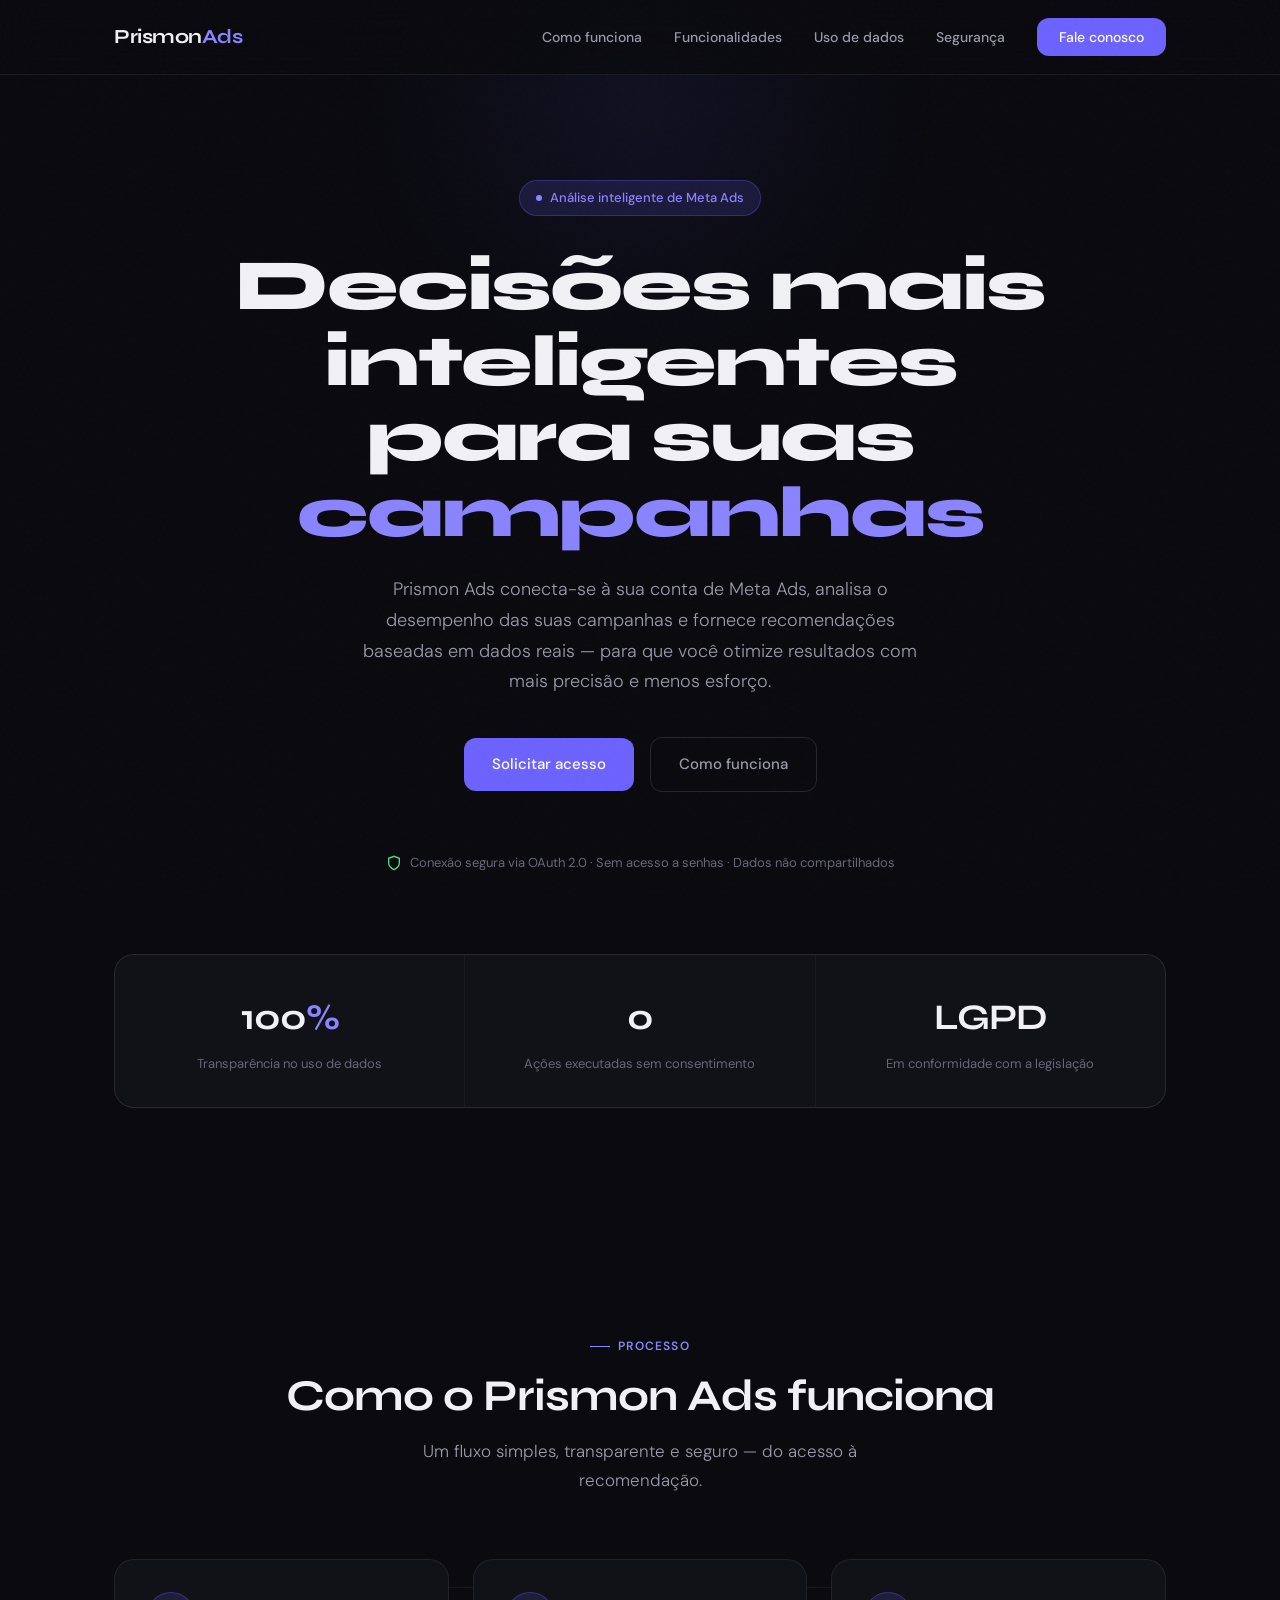
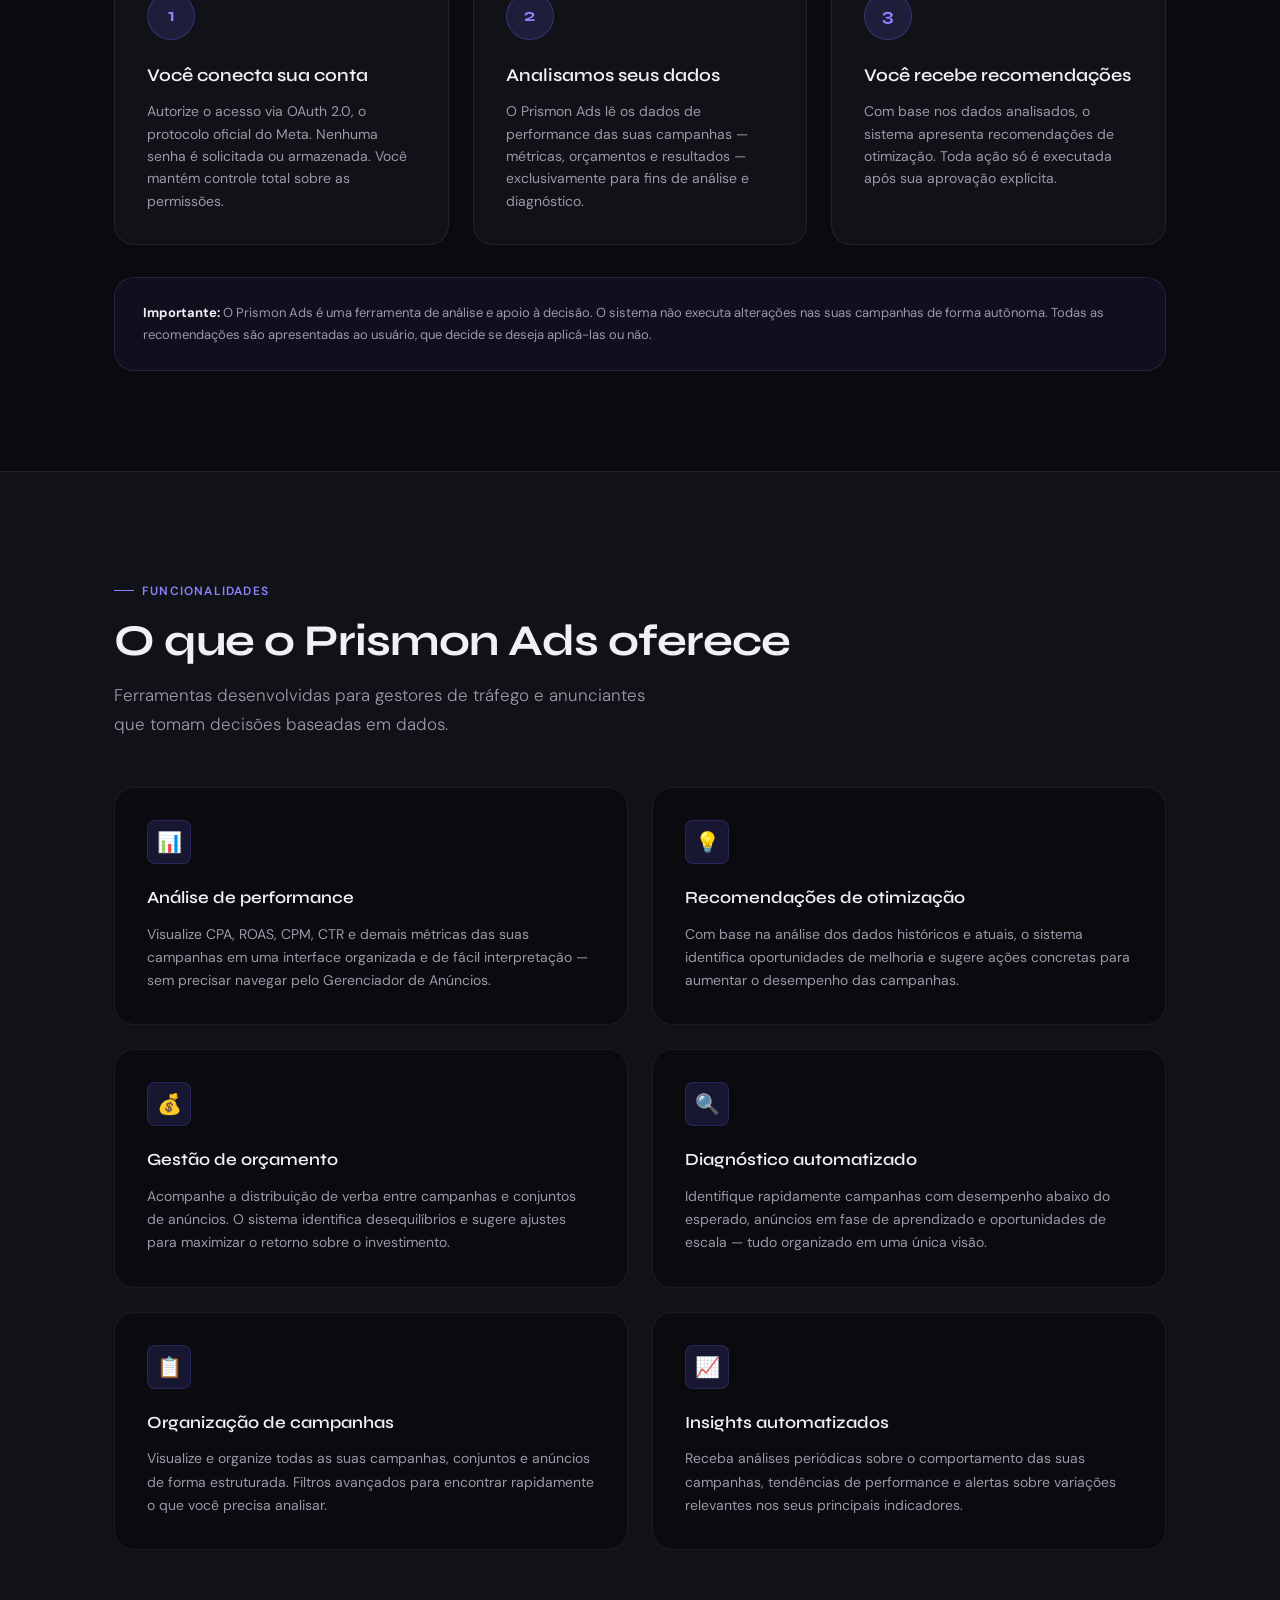
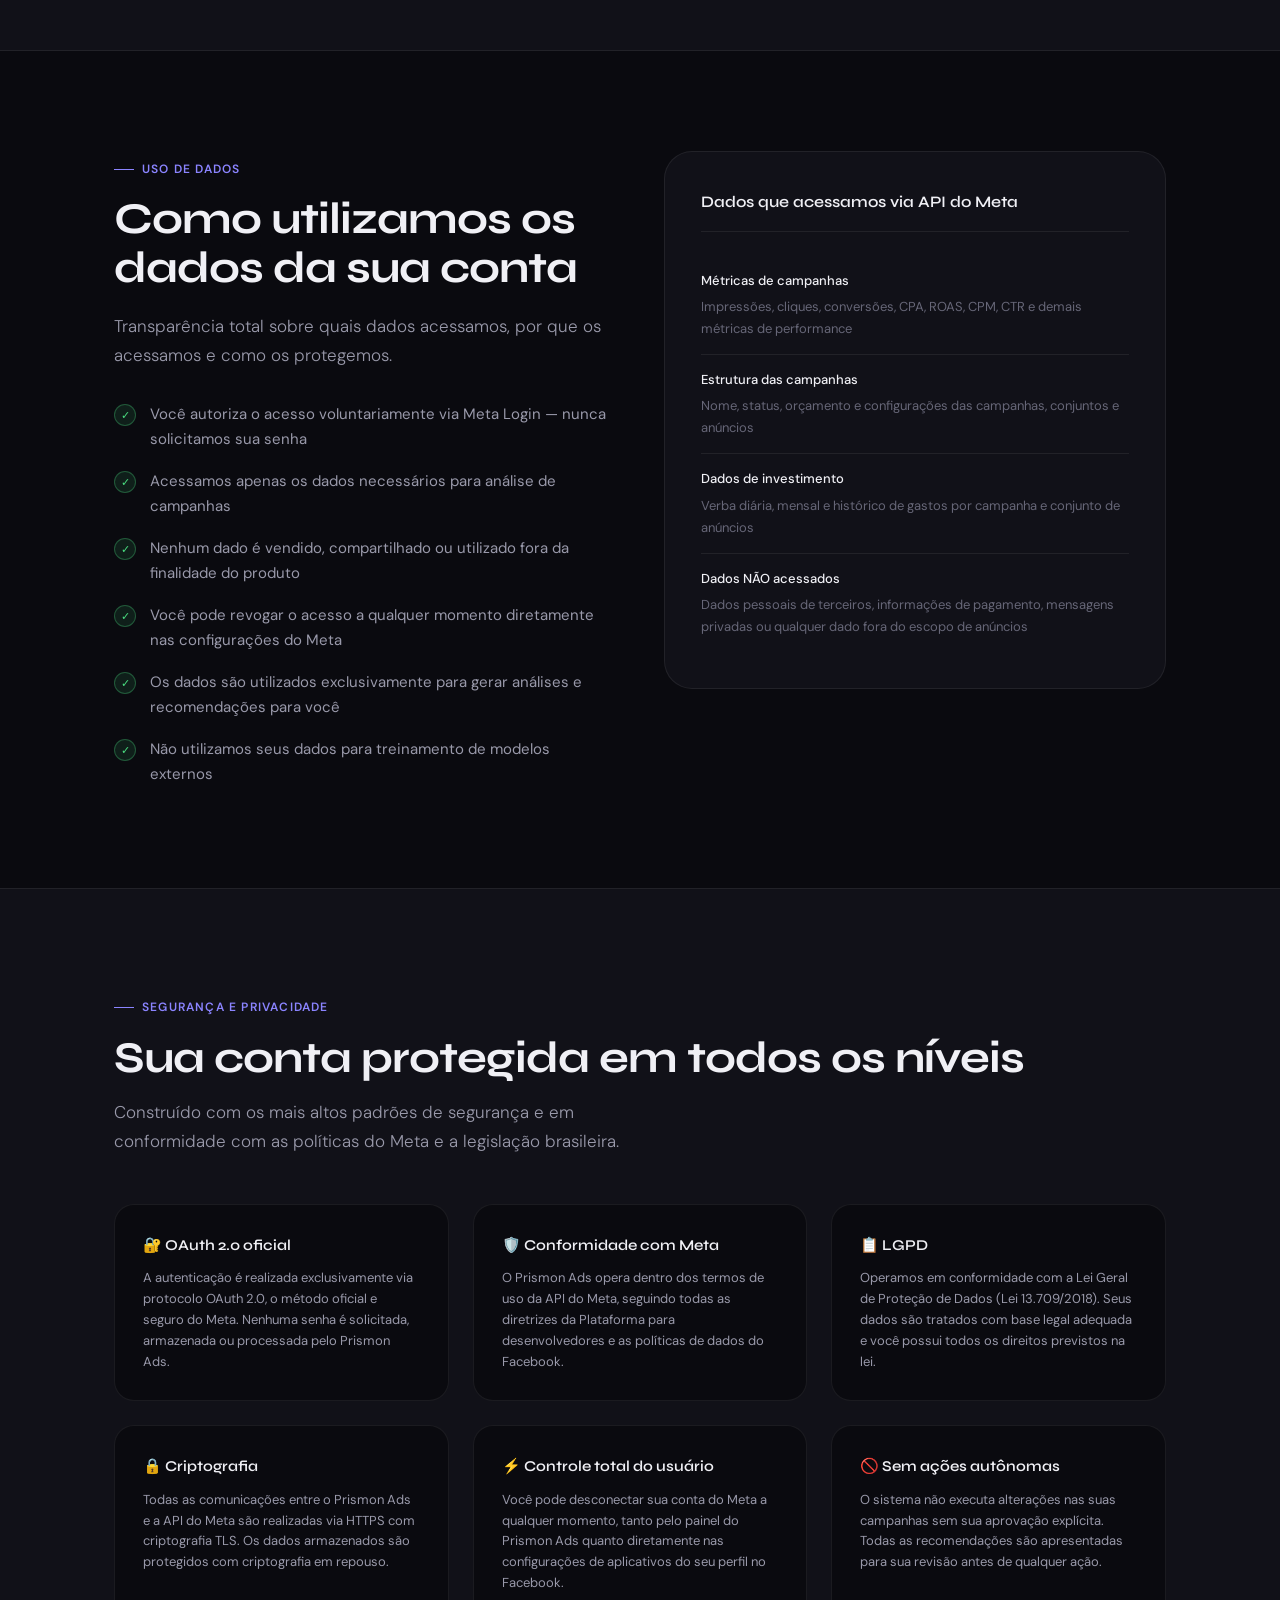
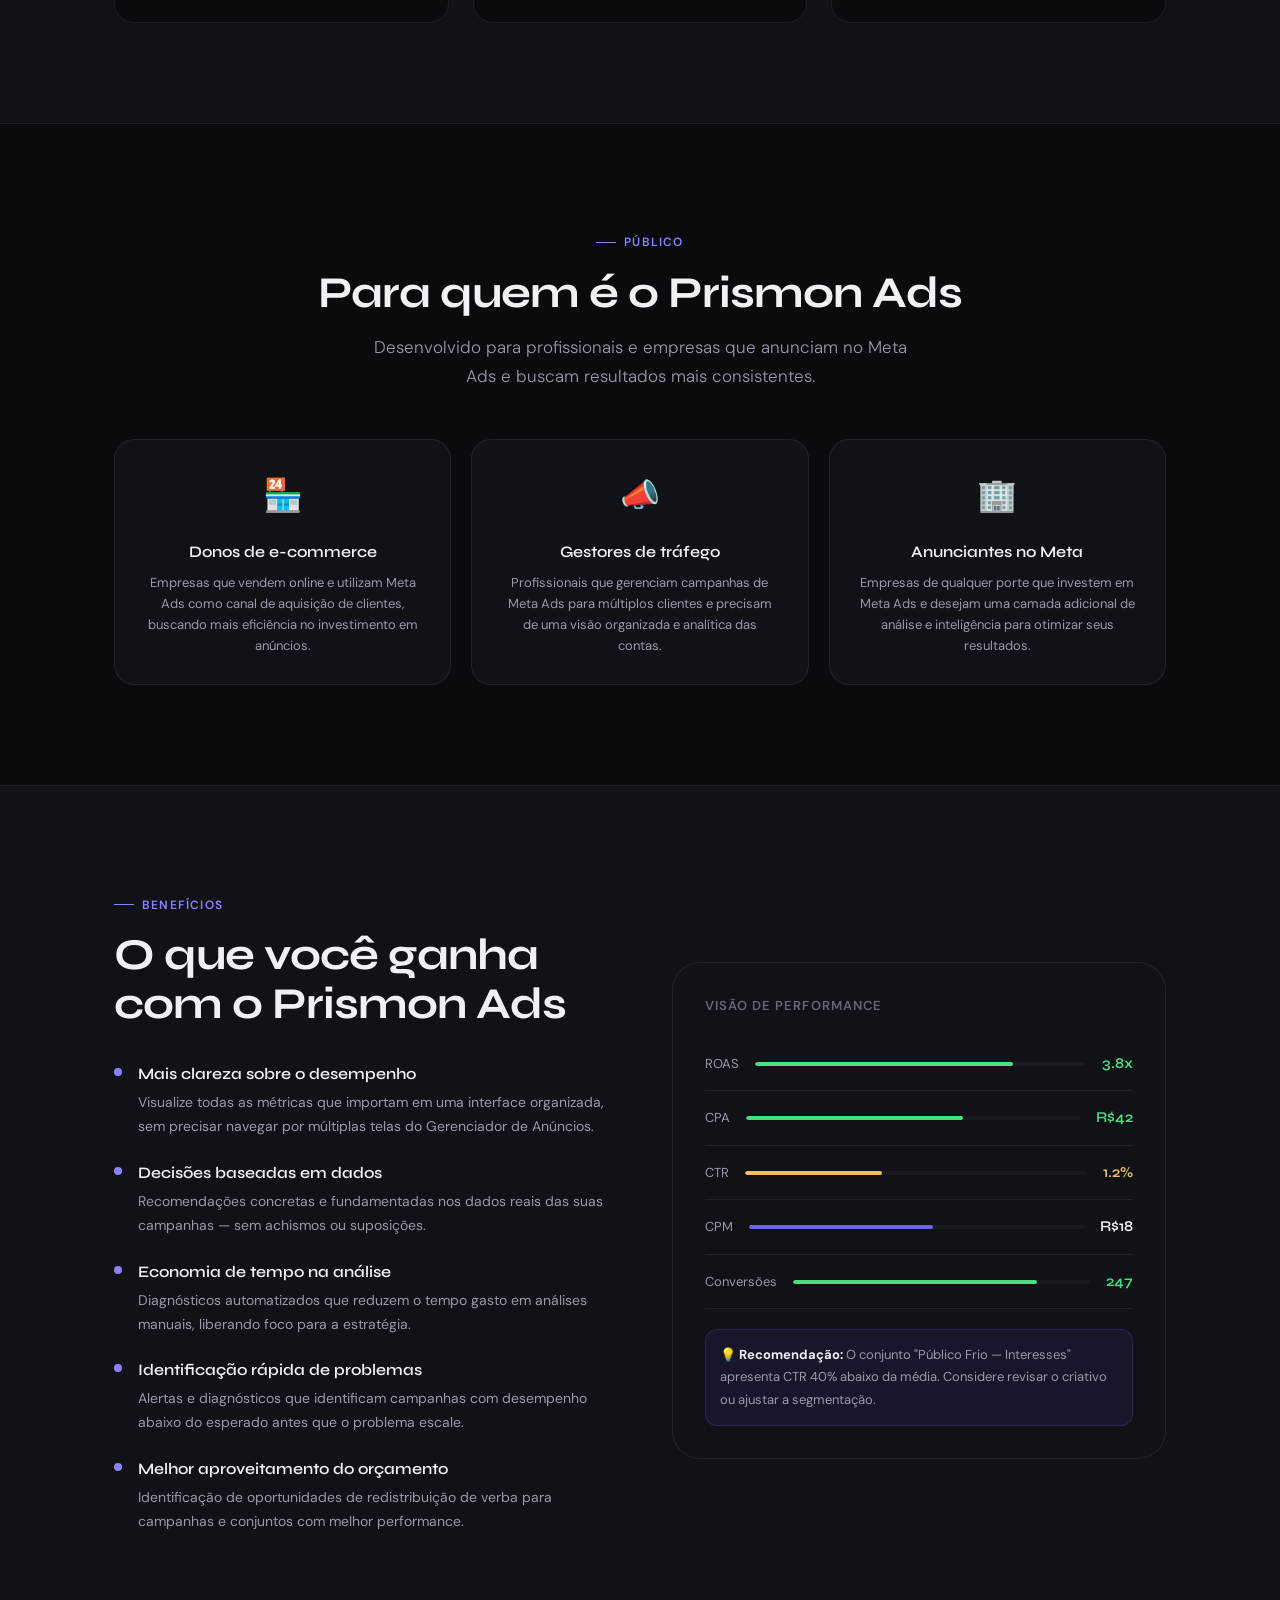
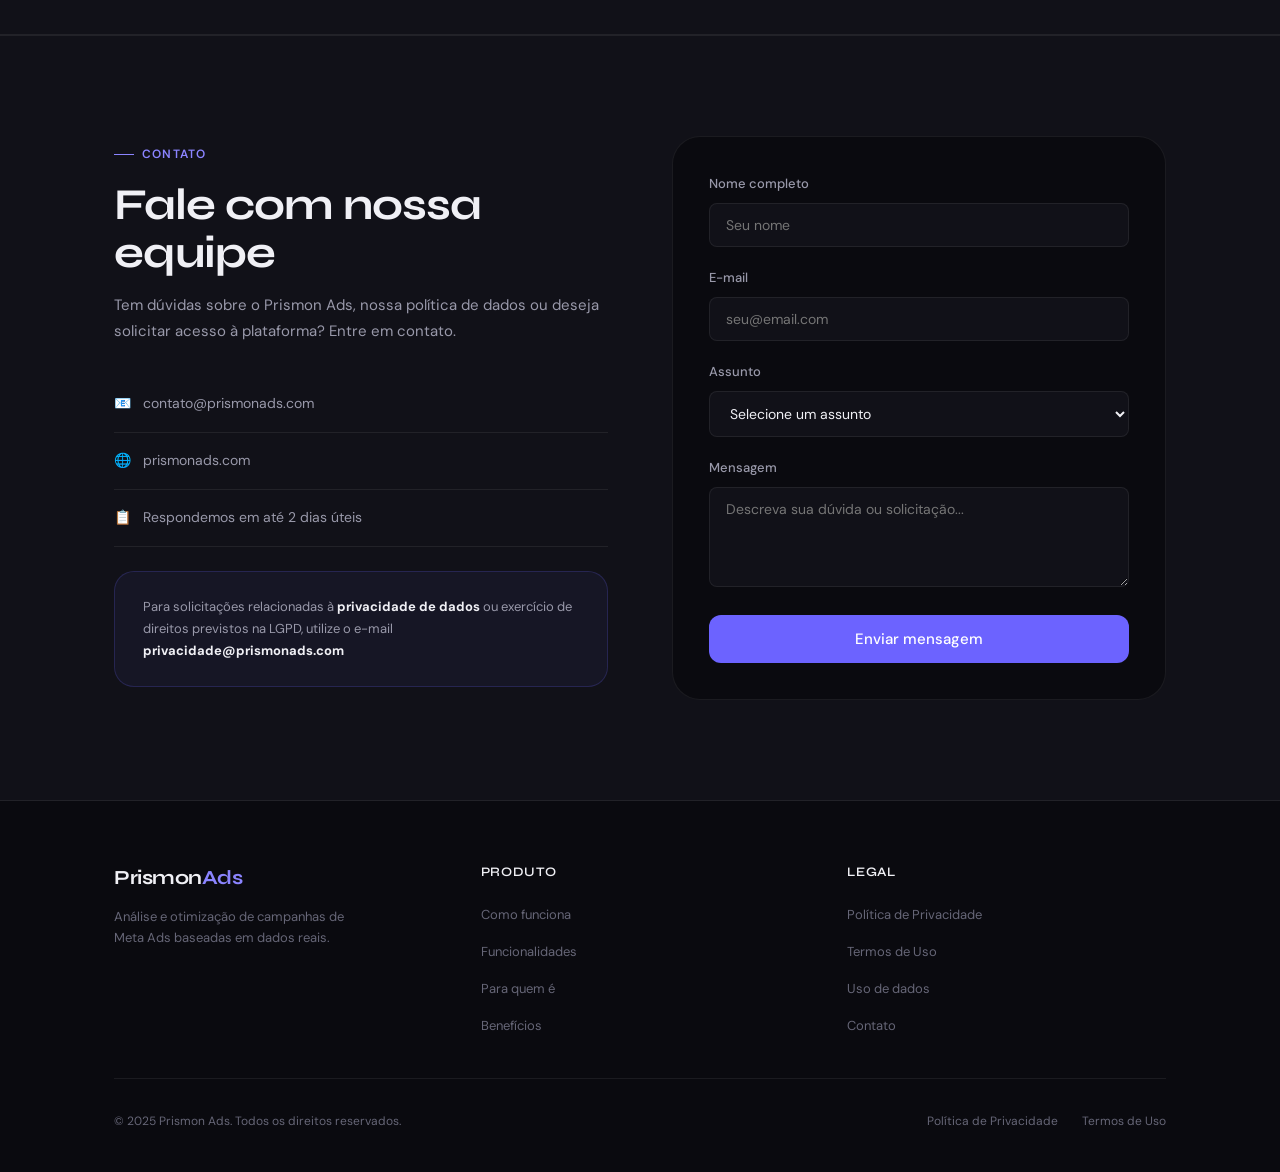
<file: index.html>
<!DOCTYPE html>
<html lang="pt-BR">
<head>
  <meta charset="UTF-8" />
  <meta name="viewport" content="width=device-width, initial-scale=1.0" />
  <title>Prismon Ads — Inteligência para suas campanhas de Meta Ads</title>
  <meta name="description" content="Prismon Ads analisa suas campanhas de Meta Ads e fornece recomendações de otimização baseadas em dados. Conecte sua conta com segurança e tome decisões mais inteligentes." />
  <link rel="preconnect" href="https://fonts.googleapis.com" />
  <link rel="preconnect" href="https://fonts.gstatic.com" crossorigin />
  <link href="https://fonts.googleapis.com/css2?family=Syne:wght@400;500;600;700;800&family=DM+Sans:ital,opsz,wght@0,9..40,300;0,9..40,400;0,9..40,500;1,9..40,300&display=swap" rel="stylesheet" />
  <style>
    :root {
      --c-bg: #0a0a0f;
      --c-surface: #111118;
      --c-surface-2: #18181f;
      --c-border: rgba(255,255,255,0.07);
      --c-border-2: rgba(255,255,255,0.12);
      --c-text: #f0f0f5;
      --c-text-2: #9999aa;
      --c-text-3: #666677;
      --c-accent: #6c63ff;
      --c-accent-2: #8b84ff;
      --c-accent-glow: rgba(108,99,255,0.15);
      --c-gold: #f0c060;
      --c-green: #4ade80;
      --r-sm: 8px;
      --r-md: 12px;
      --r-lg: 20px;
      --r-xl: 28px;
      --font-display: 'Syne', sans-serif;
      --font-body: 'DM Sans', sans-serif;
    }

    *, *::before, *::after { box-sizing: border-box; margin: 0; padding: 0; }

    html { scroll-behavior: smooth; }

    body {
      background: var(--c-bg);
      color: var(--c-text);
      font-family: var(--font-body);
      font-size: 16px;
      line-height: 1.7;
      -webkit-font-smoothing: antialiased;
      overflow-x: hidden;
    }

    a { color: var(--c-accent-2); text-decoration: none; transition: color 0.2s; }
    a:hover { color: var(--c-text); }

    /* NOISE OVERLAY */
    body::before {
      content: '';
      position: fixed;
      inset: 0;
      background-image: url("data:image/svg+xml,%3Csvg viewBox='0 0 256 256' xmlns='http://www.w3.org/2000/svg'%3E%3Cfilter id='noise'%3E%3CfeTurbulence type='fractalNoise' baseFrequency='0.9' numOctaves='4' stitchTiles='stitch'/%3E%3C/filter%3E%3Crect width='100%25' height='100%25' filter='url(%23noise)' opacity='0.03'/%3E%3C/svg%3E");
      pointer-events: none;
      z-index: 1000;
      opacity: 0.4;
    }

    /* GLOW BG */
    .bg-glow {
      position: fixed;
      width: 600px;
      height: 600px;
      border-radius: 50%;
      background: radial-gradient(circle, rgba(108,99,255,0.08) 0%, transparent 70%);
      pointer-events: none;
      top: -200px;
      left: 50%;
      transform: translateX(-50%);
    }

    /* LAYOUT */
    .container {
      max-width: 1100px;
      margin: 0 auto;
      padding: 0 24px;
    }

    section { padding: 100px 0; }

    /* NAV */
    nav {
      position: fixed;
      top: 0;
      left: 0;
      right: 0;
      z-index: 100;
      padding: 20px 0;
      background: rgba(10,10,15,0.8);
      backdrop-filter: blur(20px);
      border-bottom: 1px solid var(--c-border);
    }

    .nav-inner {
      display: flex;
      align-items: center;
      justify-content: space-between;
    }

    .nav-logo {
      font-family: var(--font-display);
      font-size: 20px;
      font-weight: 700;
      color: var(--c-text);
      letter-spacing: -0.5px;
    }

    .nav-logo span {
      color: var(--c-accent-2);
    }

    .nav-links {
      display: flex;
      align-items: center;
      gap: 32px;
      list-style: none;
    }

    .nav-links a {
      color: var(--c-text-2);
      font-size: 14px;
      font-weight: 500;
      transition: color 0.2s;
    }

    .nav-links a:hover { color: var(--c-text); }

    .nav-cta {
      background: var(--c-accent);
      color: #fff !important;
      padding: 10px 22px;
      border-radius: var(--r-md);
      font-size: 14px !important;
      font-weight: 500 !important;
      transition: background 0.2s, transform 0.2s !important;
    }

    .nav-cta:hover {
      background: var(--c-accent-2) !important;
      transform: translateY(-1px);
    }

    /* HERO */
    .hero {
      padding: 180px 0 120px;
      text-align: center;
      position: relative;
    }

    .hero-badge {
      display: inline-flex;
      align-items: center;
      gap: 8px;
      background: var(--c-accent-glow);
      border: 1px solid rgba(108,99,255,0.3);
      border-radius: 100px;
      padding: 6px 16px;
      font-size: 13px;
      color: var(--c-accent-2);
      font-weight: 500;
      margin-bottom: 32px;
      animation: fadeUp 0.6s ease both;
    }

    .hero-badge::before {
      content: '';
      width: 6px;
      height: 6px;
      border-radius: 50%;
      background: var(--c-accent-2);
    }

    .hero h1 {
      font-family: var(--font-display);
      font-size: clamp(40px, 6vw, 72px);
      font-weight: 800;
      line-height: 1.05;
      letter-spacing: -2px;
      color: var(--c-text);
      margin-bottom: 24px;
      animation: fadeUp 0.6s 0.1s ease both;
    }

    .hero h1 em {
      font-style: normal;
      color: var(--c-accent-2);
    }

    .hero-desc {
      font-size: 18px;
      color: var(--c-text-2);
      max-width: 580px;
      margin: 0 auto 40px;
      font-weight: 300;
      line-height: 1.7;
      animation: fadeUp 0.6s 0.2s ease both;
    }

    .hero-actions {
      display: flex;
      align-items: center;
      justify-content: center;
      gap: 16px;
      flex-wrap: wrap;
      animation: fadeUp 0.6s 0.3s ease both;
    }

    .btn-primary {
      display: inline-flex;
      align-items: center;
      gap: 8px;
      background: var(--c-accent);
      color: #fff;
      padding: 14px 28px;
      border-radius: var(--r-md);
      font-size: 15px;
      font-weight: 500;
      transition: background 0.2s, transform 0.2s, box-shadow 0.2s;
      border: none;
      cursor: pointer;
    }

    .btn-primary:hover {
      background: var(--c-accent-2);
      transform: translateY(-2px);
      box-shadow: 0 8px 30px rgba(108,99,255,0.3);
      color: #fff;
    }

    .btn-secondary {
      display: inline-flex;
      align-items: center;
      gap: 8px;
      background: transparent;
      color: var(--c-text-2);
      padding: 14px 28px;
      border-radius: var(--r-md);
      font-size: 15px;
      font-weight: 500;
      border: 1px solid var(--c-border-2);
      transition: all 0.2s;
      cursor: pointer;
    }

    .btn-secondary:hover {
      color: var(--c-text);
      border-color: rgba(255,255,255,0.2);
      background: var(--c-surface);
    }

    .hero-trust {
      margin-top: 60px;
      display: flex;
      align-items: center;
      justify-content: center;
      gap: 8px;
      color: var(--c-text-3);
      font-size: 13px;
      animation: fadeUp 0.6s 0.4s ease both;
    }

    .hero-trust svg { color: var(--c-green); }

    /* STATS */
    .stats-row {
      display: grid;
      grid-template-columns: repeat(3, 1fr);
      gap: 1px;
      background: var(--c-border);
      border: 1px solid var(--c-border);
      border-radius: var(--r-lg);
      overflow: hidden;
      margin-top: 80px;
      animation: fadeUp 0.6s 0.5s ease both;
    }

    .stat-item {
      background: var(--c-surface);
      padding: 32px;
      text-align: center;
    }

    .stat-num {
      font-family: var(--font-display);
      font-size: 36px;
      font-weight: 700;
      color: var(--c-text);
      letter-spacing: -1px;
    }

    .stat-num span { color: var(--c-accent-2); }

    .stat-label {
      font-size: 13px;
      color: var(--c-text-3);
      margin-top: 4px;
    }

    /* SECTION LABELS */
    .section-label {
      display: inline-flex;
      align-items: center;
      gap: 8px;
      font-size: 12px;
      font-weight: 600;
      letter-spacing: 0.1em;
      text-transform: uppercase;
      color: var(--c-accent-2);
      margin-bottom: 16px;
    }

    .section-label::before {
      content: '';
      width: 20px;
      height: 1px;
      background: var(--c-accent-2);
    }

    h2 {
      font-family: var(--font-display);
      font-size: clamp(28px, 4vw, 44px);
      font-weight: 700;
      letter-spacing: -1px;
      line-height: 1.1;
      color: var(--c-text);
      margin-bottom: 16px;
    }

    .section-desc {
      font-size: 17px;
      color: var(--c-text-2);
      max-width: 540px;
      font-weight: 300;
    }

    /* HOW IT WORKS */
    .how-header {
      text-align: center;
      margin-bottom: 64px;
    }

    .how-header .section-desc { margin: 0 auto; }

    .steps {
      display: grid;
      grid-template-columns: repeat(3, 1fr);
      gap: 24px;
      position: relative;
    }

    .steps::before {
      content: '';
      position: absolute;
      top: 28px;
      left: calc(16.66% + 20px);
      right: calc(16.66% + 20px);
      height: 1px;
      background: linear-gradient(90deg, transparent, var(--c-border-2), transparent);
    }

    .step {
      background: var(--c-surface);
      border: 1px solid var(--c-border);
      border-radius: var(--r-lg);
      padding: 32px;
      position: relative;
      transition: border-color 0.3s, transform 0.3s;
    }

    .step:hover {
      border-color: rgba(108,99,255,0.3);
      transform: translateY(-4px);
    }

    .step-num {
      width: 48px;
      height: 48px;
      border-radius: 50%;
      background: var(--c-accent-glow);
      border: 1px solid rgba(108,99,255,0.3);
      display: flex;
      align-items: center;
      justify-content: center;
      font-family: var(--font-display);
      font-size: 18px;
      font-weight: 700;
      color: var(--c-accent-2);
      margin-bottom: 20px;
    }

    .step h3 {
      font-family: var(--font-display);
      font-size: 18px;
      font-weight: 600;
      color: var(--c-text);
      margin-bottom: 10px;
    }

    .step p {
      font-size: 14px;
      color: var(--c-text-2);
      line-height: 1.6;
    }

    /* FEATURES */
    .features-bg {
      background: var(--c-surface);
      border-top: 1px solid var(--c-border);
      border-bottom: 1px solid var(--c-border);
    }

    .features-grid {
      display: grid;
      grid-template-columns: repeat(2, 1fr);
      gap: 24px;
      margin-top: 48px;
    }

    .feature-card {
      background: var(--c-bg);
      border: 1px solid var(--c-border);
      border-radius: var(--r-lg);
      padding: 32px;
      transition: border-color 0.3s, transform 0.3s;
    }

    .feature-card:hover {
      border-color: rgba(108,99,255,0.25);
      transform: translateY(-3px);
    }

    .feature-icon {
      width: 44px;
      height: 44px;
      border-radius: var(--r-sm);
      background: var(--c-accent-glow);
      border: 1px solid rgba(108,99,255,0.2);
      display: flex;
      align-items: center;
      justify-content: center;
      margin-bottom: 20px;
      font-size: 20px;
    }

    .feature-card h3 {
      font-family: var(--font-display);
      font-size: 17px;
      font-weight: 600;
      color: var(--c-text);
      margin-bottom: 10px;
    }

    .feature-card p {
      font-size: 14px;
      color: var(--c-text-2);
      line-height: 1.65;
    }

    /* DATA USAGE */
    .data-layout {
      display: grid;
      grid-template-columns: 1fr 1fr;
      gap: 48px;
      align-items: start;
    }

    .data-info h2 { margin-bottom: 20px; }

    .data-list {
      list-style: none;
      display: flex;
      flex-direction: column;
      gap: 16px;
      margin-top: 32px;
    }

    .data-list li {
      display: flex;
      align-items: flex-start;
      gap: 14px;
      font-size: 15px;
      color: var(--c-text-2);
    }

    .data-list li::before {
      content: '✓';
      width: 22px;
      height: 22px;
      border-radius: 50%;
      background: rgba(74,222,128,0.1);
      border: 1px solid rgba(74,222,128,0.3);
      display: flex;
      align-items: center;
      justify-content: center;
      font-size: 11px;
      color: var(--c-green);
      flex-shrink: 0;
      margin-top: 2px;
    }

    .data-card {
      background: var(--c-surface);
      border: 1px solid var(--c-border);
      border-radius: var(--r-xl);
      padding: 36px;
    }

    .data-card h3 {
      font-family: var(--font-display);
      font-size: 16px;
      font-weight: 600;
      color: var(--c-text);
      margin-bottom: 24px;
      padding-bottom: 16px;
      border-bottom: 1px solid var(--c-border);
    }

    .data-item {
      display: flex;
      flex-direction: column;
      gap: 4px;
      padding: 14px 0;
      border-bottom: 1px solid var(--c-border);
    }

    .data-item:last-child { border-bottom: none; }

    .data-item-label {
      font-size: 13px;
      font-weight: 500;
      color: var(--c-text);
    }

    .data-item-desc {
      font-size: 13px;
      color: var(--c-text-3);
    }

    /* SECURITY */
    .security-bg {
      background: var(--c-surface);
      border-top: 1px solid var(--c-border);
      border-bottom: 1px solid var(--c-border);
    }

    .security-grid {
      display: grid;
      grid-template-columns: repeat(3, 1fr);
      gap: 24px;
      margin-top: 48px;
    }

    .security-card {
      background: var(--c-bg);
      border: 1px solid var(--c-border);
      border-radius: var(--r-lg);
      padding: 28px;
    }

    .security-card h3 {
      font-family: var(--font-display);
      font-size: 15px;
      font-weight: 600;
      color: var(--c-text);
      margin-bottom: 10px;
      display: flex;
      align-items: center;
      gap: 10px;
    }

    .security-card p {
      font-size: 13px;
      color: var(--c-text-2);
      line-height: 1.6;
    }

    /* WHO */
    .who-grid {
      display: grid;
      grid-template-columns: repeat(3, 1fr);
      gap: 20px;
      margin-top: 48px;
    }

    .who-card {
      background: var(--c-surface);
      border: 1px solid var(--c-border);
      border-radius: var(--r-lg);
      padding: 28px;
      text-align: center;
      transition: border-color 0.3s;
    }

    .who-card:hover { border-color: rgba(108,99,255,0.3); }

    .who-icon {
      font-size: 32px;
      margin-bottom: 16px;
    }

    .who-card h3 {
      font-family: var(--font-display);
      font-size: 16px;
      font-weight: 600;
      color: var(--c-text);
      margin-bottom: 8px;
    }

    .who-card p {
      font-size: 13px;
      color: var(--c-text-2);
      line-height: 1.6;
    }

    /* BENEFITS */
    .benefits-layout {
      display: grid;
      grid-template-columns: 1fr 1fr;
      gap: 64px;
      align-items: center;
    }

    .benefits-list {
      display: flex;
      flex-direction: column;
      gap: 20px;
    }

    .benefit-item {
      display: flex;
      gap: 16px;
      align-items: flex-start;
    }

    .benefit-dot {
      width: 8px;
      height: 8px;
      border-radius: 50%;
      background: var(--c-accent-2);
      margin-top: 8px;
      flex-shrink: 0;
    }

    .benefit-item h4 {
      font-family: var(--font-display);
      font-size: 16px;
      font-weight: 600;
      color: var(--c-text);
      margin-bottom: 4px;
    }

    .benefit-item p {
      font-size: 14px;
      color: var(--c-text-2);
    }

    .benefits-visual {
      background: var(--c-surface);
      border: 1px solid var(--c-border);
      border-radius: var(--r-xl);
      padding: 32px;
    }

    .metric-row {
      display: flex;
      justify-content: space-between;
      align-items: center;
      padding: 14px 0;
      border-bottom: 1px solid var(--c-border);
    }

    .metric-row:last-child { border-bottom: none; }

    .metric-name {
      font-size: 13px;
      color: var(--c-text-2);
    }

    .metric-val {
      font-family: var(--font-display);
      font-size: 15px;
      font-weight: 600;
      color: var(--c-text);
    }

    .metric-val.good { color: var(--c-green); }
    .metric-val.warn { color: var(--c-gold); }

    .metric-bar-wrap {
      flex: 1;
      margin: 0 16px;
      height: 4px;
      background: var(--c-surface-2);
      border-radius: 2px;
      overflow: hidden;
    }

    .metric-bar {
      height: 100%;
      border-radius: 2px;
      background: var(--c-accent);
    }

    .metric-bar.good { background: var(--c-green); }
    .metric-bar.warn { background: var(--c-gold); }

    /* CONTACT */
    .contact-bg {
      background: var(--c-surface);
      border-top: 1px solid var(--c-border);
      border-bottom: 1px solid var(--c-border);
    }

    .contact-layout {
      display: grid;
      grid-template-columns: 1fr 1fr;
      gap: 64px;
      align-items: start;
    }

    .contact-info h2 { margin-bottom: 16px; }

    .contact-info p {
      color: var(--c-text-2);
      font-size: 15px;
      margin-bottom: 32px;
    }

    .contact-item {
      display: flex;
      align-items: center;
      gap: 12px;
      padding: 16px 0;
      border-bottom: 1px solid var(--c-border);
      font-size: 14px;
      color: var(--c-text-2);
    }

    .contact-item:last-child { border-bottom: none; }

    .contact-form {
      background: var(--c-bg);
      border: 1px solid var(--c-border);
      border-radius: var(--r-xl);
      padding: 36px;
    }

    .form-group {
      margin-bottom: 20px;
    }

    .form-group label {
      display: block;
      font-size: 13px;
      font-weight: 500;
      color: var(--c-text-2);
      margin-bottom: 8px;
    }

    .form-group input,
    .form-group textarea,
    .form-group select {
      width: 100%;
      background: var(--c-surface);
      border: 1px solid var(--c-border);
      border-radius: var(--r-sm);
      padding: 12px 16px;
      font-size: 14px;
      color: var(--c-text);
      font-family: var(--font-body);
      outline: none;
      transition: border-color 0.2s;
    }

    .form-group input:focus,
    .form-group textarea:focus,
    .form-group select:focus {
      border-color: rgba(108,99,255,0.5);
    }

    .form-group textarea { resize: vertical; min-height: 100px; }

    .form-group select option { background: var(--c-surface); }

    .form-submit {
      width: 100%;
      background: var(--c-accent);
      color: #fff;
      border: none;
      border-radius: var(--r-md);
      padding: 14px;
      font-size: 15px;
      font-weight: 500;
      font-family: var(--font-body);
      cursor: pointer;
      transition: background 0.2s, transform 0.2s;
    }

    .form-submit:hover {
      background: var(--c-accent-2);
      transform: translateY(-1px);
    }

    /* FOOTER */
    footer {
      padding: 60px 0 40px;
    }

    .footer-top {
      display: grid;
      grid-template-columns: 1fr 1fr 1fr;
      gap: 48px;
      padding-bottom: 40px;
      border-bottom: 1px solid var(--c-border);
      margin-bottom: 32px;
    }

    .footer-brand p {
      font-size: 13px;
      color: var(--c-text-3);
      margin-top: 12px;
      line-height: 1.6;
      max-width: 240px;
    }

    .footer-col h4 {
      font-family: var(--font-display);
      font-size: 13px;
      font-weight: 600;
      color: var(--c-text);
      margin-bottom: 16px;
      letter-spacing: 0.05em;
      text-transform: uppercase;
    }

    .footer-col ul {
      list-style: none;
      display: flex;
      flex-direction: column;
      gap: 10px;
    }

    .footer-col ul li a {
      font-size: 13px;
      color: var(--c-text-3);
      transition: color 0.2s;
    }

    .footer-col ul li a:hover { color: var(--c-text-2); }

    .footer-bottom {
      display: flex;
      align-items: center;
      justify-content: space-between;
      font-size: 12px;
      color: var(--c-text-3);
    }

    .footer-legal {
      display: flex;
      gap: 24px;
    }

    .footer-legal a {
      color: var(--c-text-3);
      font-size: 12px;
    }

    .footer-legal a:hover { color: var(--c-text-2); }

    /* NOTICE */
    .notice {
      background: rgba(108,99,255,0.06);
      border: 1px solid rgba(108,99,255,0.2);
      border-radius: var(--r-lg);
      padding: 24px 28px;
      margin-top: 32px;
      font-size: 13px;
      color: var(--c-text-2);
      line-height: 1.7;
    }

    .notice strong { color: var(--c-text); }

    /* ANIMATIONS */
    @keyframes fadeUp {
      from { opacity: 0; transform: translateY(20px); }
      to { opacity: 1; transform: translateY(0); }
    }

    /* RESPONSIVE */
    @media (max-width: 768px) {
      section { padding: 64px 0; }
      .hero { padding: 130px 0 80px; }
      .stats-row { grid-template-columns: 1fr; }
      .steps { grid-template-columns: 1fr; }
      .steps::before { display: none; }
      .features-grid { grid-template-columns: 1fr; }
      .data-layout { grid-template-columns: 1fr; }
      .security-grid { grid-template-columns: 1fr; }
      .who-grid { grid-template-columns: 1fr; }
      .benefits-layout { grid-template-columns: 1fr; }
      .contact-layout { grid-template-columns: 1fr; }
      .footer-top { grid-template-columns: 1fr; gap: 32px; }
      .footer-bottom { flex-direction: column; gap: 16px; text-align: center; }
      .nav-links { display: none; }
    }
  </style>
</head>
<body>

<div class="bg-glow"></div>

<!-- NAV -->
<nav>
  <div class="container">
    <div class="nav-inner">
      <div class="nav-logo">Prismon<span>Ads</span></div>
      <ul class="nav-links">
        <li><a href="#como-funciona">Como funciona</a></li>
        <li><a href="#funcionalidades">Funcionalidades</a></li>
        <li><a href="#dados">Uso de dados</a></li>
        <li><a href="#seguranca">Segurança</a></li>
        <li><a href="#contato" class="nav-cta">Fale conosco</a></li>
      </ul>
    </div>
  </div>
</nav>

<!-- HERO -->
<section class="hero">
  <div class="container">
    <div class="hero-badge">Análise inteligente de Meta Ads</div>
    <h1>Decisões mais inteligentes<br />para suas <em>campanhas</em></h1>
    <p class="hero-desc">
      Prismon Ads conecta-se à sua conta de Meta Ads, analisa o desempenho das suas campanhas e fornece recomendações baseadas em dados reais — para que você otimize resultados com mais precisão e menos esforço.
    </p>
    <div class="hero-actions">
      <a href="#contato" class="btn-primary">Solicitar acesso</a>
      <a href="#como-funciona" class="btn-secondary">Como funciona</a>
    </div>
    <div class="hero-trust">
      <svg width="16" height="16" viewBox="0 0 24 24" fill="none" stroke="currentColor" stroke-width="2"><path d="M12 22s8-4 8-10V5l-8-3-8 3v7c0 6 8 10 8 10z"/></svg>
      Conexão segura via OAuth 2.0 · Sem acesso a senhas · Dados não compartilhados
    </div>

    <div class="stats-row">
      <div class="stat-item">
        <div class="stat-num">100<span>%</span></div>
        <div class="stat-label">Transparência no uso de dados</div>
      </div>
      <div class="stat-item">
        <div class="stat-num">0</div>
        <div class="stat-label">Ações executadas sem consentimento</div>
      </div>
      <div class="stat-item">
        <div class="stat-num">LGPD</div>
        <div class="stat-label">Em conformidade com a legislação</div>
      </div>
    </div>
  </div>
</section>

<!-- COMO FUNCIONA -->
<section id="como-funciona">
  <div class="container">
    <div class="how-header">
      <div class="section-label">Processo</div>
      <h2>Como o Prismon Ads funciona</h2>
      <p class="section-desc">Um fluxo simples, transparente e seguro — do acesso à recomendação.</p>
    </div>
    <div class="steps">
      <div class="step">
        <div class="step-num">1</div>
        <h3>Você conecta sua conta</h3>
        <p>Autorize o acesso via OAuth 2.0, o protocolo oficial do Meta. Nenhuma senha é solicitada ou armazenada. Você mantém controle total sobre as permissões.</p>
      </div>
      <div class="step">
        <div class="step-num">2</div>
        <h3>Analisamos seus dados</h3>
        <p>O Prismon Ads lê os dados de performance das suas campanhas — métricas, orçamentos e resultados — exclusivamente para fins de análise e diagnóstico.</p>
      </div>
      <div class="step">
        <div class="step-num">3</div>
        <h3>Você recebe recomendações</h3>
        <p>Com base nos dados analisados, o sistema apresenta recomendações de otimização. Toda ação só é executada após sua aprovação explícita.</p>
      </div>
    </div>
    <div class="notice">
      <strong>Importante:</strong> O Prismon Ads é uma ferramenta de análise e apoio à decisão. O sistema não executa alterações nas suas campanhas de forma autônoma. Todas as recomendações são apresentadas ao usuário, que decide se deseja aplicá-las ou não.
    </div>
  </div>
</section>

<!-- FUNCIONALIDADES -->
<section id="funcionalidades" class="features-bg">
  <div class="container">
    <div class="section-label">Funcionalidades</div>
    <h2>O que o Prismon Ads oferece</h2>
    <p class="section-desc">Ferramentas desenvolvidas para gestores de tráfego e anunciantes que tomam decisões baseadas em dados.</p>

    <div class="features-grid">
      <div class="feature-card">
        <div class="feature-icon">📊</div>
        <h3>Análise de performance</h3>
        <p>Visualize CPA, ROAS, CPM, CTR e demais métricas das suas campanhas em uma interface organizada e de fácil interpretação — sem precisar navegar pelo Gerenciador de Anúncios.</p>
      </div>
      <div class="feature-card">
        <div class="feature-icon">💡</div>
        <h3>Recomendações de otimização</h3>
        <p>Com base na análise dos dados históricos e atuais, o sistema identifica oportunidades de melhoria e sugere ações concretas para aumentar o desempenho das campanhas.</p>
      </div>
      <div class="feature-card">
        <div class="feature-icon">💰</div>
        <h3>Gestão de orçamento</h3>
        <p>Acompanhe a distribuição de verba entre campanhas e conjuntos de anúncios. O sistema identifica desequilíbrios e sugere ajustes para maximizar o retorno sobre o investimento.</p>
      </div>
      <div class="feature-card">
        <div class="feature-icon">🔍</div>
        <h3>Diagnóstico automatizado</h3>
        <p>Identifique rapidamente campanhas com desempenho abaixo do esperado, anúncios em fase de aprendizado e oportunidades de escala — tudo organizado em uma única visão.</p>
      </div>
      <div class="feature-card">
        <div class="feature-icon">📋</div>
        <h3>Organização de campanhas</h3>
        <p>Visualize e organize todas as suas campanhas, conjuntos e anúncios de forma estruturada. Filtros avançados para encontrar rapidamente o que você precisa analisar.</p>
      </div>
      <div class="feature-card">
        <div class="feature-icon">📈</div>
        <h3>Insights automatizados</h3>
        <p>Receba análises periódicas sobre o comportamento das suas campanhas, tendências de performance e alertas sobre variações relevantes nos seus principais indicadores.</p>
      </div>
    </div>
  </div>
</section>

<!-- DADOS -->
<section id="dados">
  <div class="container">
    <div class="data-layout">
      <div class="data-info">
        <div class="section-label">Uso de dados</div>
        <h2>Como utilizamos os dados da sua conta</h2>
        <p class="section-desc">Transparência total sobre quais dados acessamos, por que os acessamos e como os protegemos.</p>
        <ul class="data-list">
          <li>Você autoriza o acesso voluntariamente via Meta Login — nunca solicitamos sua senha</li>
          <li>Acessamos apenas os dados necessários para análise de campanhas</li>
          <li>Nenhum dado é vendido, compartilhado ou utilizado fora da finalidade do produto</li>
          <li>Você pode revogar o acesso a qualquer momento diretamente nas configurações do Meta</li>
          <li>Os dados são utilizados exclusivamente para gerar análises e recomendações para você</li>
          <li>Não utilizamos seus dados para treinamento de modelos externos</li>
        </ul>
      </div>
      <div class="data-card">
        <h3>Dados que acessamos via API do Meta</h3>
        <div class="data-item">
          <div class="data-item-label">Métricas de campanhas</div>
          <div class="data-item-desc">Impressões, cliques, conversões, CPA, ROAS, CPM, CTR e demais métricas de performance</div>
        </div>
        <div class="data-item">
          <div class="data-item-label">Estrutura das campanhas</div>
          <div class="data-item-desc">Nome, status, orçamento e configurações das campanhas, conjuntos e anúncios</div>
        </div>
        <div class="data-item">
          <div class="data-item-label">Dados de investimento</div>
          <div class="data-item-desc">Verba diária, mensal e histórico de gastos por campanha e conjunto de anúncios</div>
        </div>
        <div class="data-item">
          <div class="data-item-label">Dados NÃO acessados</div>
          <div class="data-item-desc">Dados pessoais de terceiros, informações de pagamento, mensagens privadas ou qualquer dado fora do escopo de anúncios</div>
        </div>
      </div>
    </div>
  </div>
</section>

<!-- SEGURANÇA -->
<section id="seguranca" class="security-bg">
  <div class="container">
    <div class="section-label">Segurança e privacidade</div>
    <h2>Sua conta protegida em todos os níveis</h2>
    <p class="section-desc">Construído com os mais altos padrões de segurança e em conformidade com as políticas do Meta e a legislação brasileira.</p>

    <div class="security-grid">
      <div class="security-card">
        <h3>🔐 OAuth 2.0 oficial</h3>
        <p>A autenticação é realizada exclusivamente via protocolo OAuth 2.0, o método oficial e seguro do Meta. Nenhuma senha é solicitada, armazenada ou processada pelo Prismon Ads.</p>
      </div>
      <div class="security-card">
        <h3>🛡️ Conformidade com Meta</h3>
        <p>O Prismon Ads opera dentro dos termos de uso da API do Meta, seguindo todas as diretrizes da Plataforma para desenvolvedores e as políticas de dados do Facebook.</p>
      </div>
      <div class="security-card">
        <h3>📋 LGPD</h3>
        <p>Operamos em conformidade com a Lei Geral de Proteção de Dados (Lei 13.709/2018). Seus dados são tratados com base legal adequada e você possui todos os direitos previstos na lei.</p>
      </div>
      <div class="security-card">
        <h3>🔒 Criptografia</h3>
        <p>Todas as comunicações entre o Prismon Ads e a API do Meta são realizadas via HTTPS com criptografia TLS. Os dados armazenados são protegidos com criptografia em repouso.</p>
      </div>
      <div class="security-card">
        <h3>⚡ Controle total do usuário</h3>
        <p>Você pode desconectar sua conta do Meta a qualquer momento, tanto pelo painel do Prismon Ads quanto diretamente nas configurações de aplicativos do seu perfil no Facebook.</p>
      </div>
      <div class="security-card">
        <h3>🚫 Sem ações autônomas</h3>
        <p>O sistema não executa alterações nas suas campanhas sem sua aprovação explícita. Todas as recomendações são apresentadas para sua revisão antes de qualquer ação.</p>
      </div>
    </div>
  </div>
</section>

<!-- QUEM PODE USAR -->
<section id="quem-pode-usar">
  <div class="container">
    <div style="text-align:center; margin-bottom:48px;">
      <div class="section-label">Público</div>
      <h2>Para quem é o Prismon Ads</h2>
      <p class="section-desc" style="margin:0 auto;">Desenvolvido para profissionais e empresas que anunciam no Meta Ads e buscam resultados mais consistentes.</p>
    </div>
    <div class="who-grid">
      <div class="who-card">
        <div class="who-icon">🏪</div>
        <h3>Donos de e-commerce</h3>
        <p>Empresas que vendem online e utilizam Meta Ads como canal de aquisição de clientes, buscando mais eficiência no investimento em anúncios.</p>
      </div>
      <div class="who-card">
        <div class="who-icon">📣</div>
        <h3>Gestores de tráfego</h3>
        <p>Profissionais que gerenciam campanhas de Meta Ads para múltiplos clientes e precisam de uma visão organizada e analítica das contas.</p>
      </div>
      <div class="who-card">
        <div class="who-icon">🏢</div>
        <h3>Anunciantes no Meta</h3>
        <p>Empresas de qualquer porte que investem em Meta Ads e desejam uma camada adicional de análise e inteligência para otimizar seus resultados.</p>
      </div>
    </div>
  </div>
</section>

<!-- BENEFÍCIOS -->
<section id="beneficios" style="background:var(--c-surface); border-top:1px solid var(--c-border); border-bottom:1px solid var(--c-border);">
  <div class="container">
    <div class="benefits-layout">
      <div>
        <div class="section-label">Benefícios</div>
        <h2>O que você ganha com o Prismon Ads</h2>
        <div class="benefits-list" style="margin-top:32px;">
          <div class="benefit-item">
            <div class="benefit-dot"></div>
            <div>
              <h4>Mais clareza sobre o desempenho</h4>
              <p>Visualize todas as métricas que importam em uma interface organizada, sem precisar navegar por múltiplas telas do Gerenciador de Anúncios.</p>
            </div>
          </div>
          <div class="benefit-item">
            <div class="benefit-dot"></div>
            <div>
              <h4>Decisões baseadas em dados</h4>
              <p>Recomendações concretas e fundamentadas nos dados reais das suas campanhas — sem achismos ou suposições.</p>
            </div>
          </div>
          <div class="benefit-item">
            <div class="benefit-dot"></div>
            <div>
              <h4>Economia de tempo na análise</h4>
              <p>Diagnósticos automatizados que reduzem o tempo gasto em análises manuais, liberando foco para a estratégia.</p>
            </div>
          </div>
          <div class="benefit-item">
            <div class="benefit-dot"></div>
            <div>
              <h4>Identificação rápida de problemas</h4>
              <p>Alertas e diagnósticos que identificam campanhas com desempenho abaixo do esperado antes que o problema escale.</p>
            </div>
          </div>
          <div class="benefit-item">
            <div class="benefit-dot"></div>
            <div>
              <h4>Melhor aproveitamento do orçamento</h4>
              <p>Identificação de oportunidades de redistribuição de verba para campanhas e conjuntos com melhor performance.</p>
            </div>
          </div>
        </div>
      </div>
      <div class="benefits-visual">
        <div style="font-size:13px; font-weight:600; color:var(--c-text-3); text-transform:uppercase; letter-spacing:0.08em; margin-bottom:20px;">Visão de performance</div>
        <div class="metric-row">
          <div class="metric-name">ROAS</div>
          <div class="metric-bar-wrap"><div class="metric-bar good" style="width:78%"></div></div>
          <div class="metric-val good">3.8x</div>
        </div>
        <div class="metric-row">
          <div class="metric-name">CPA</div>
          <div class="metric-bar-wrap"><div class="metric-bar good" style="width:65%"></div></div>
          <div class="metric-val good">R$42</div>
        </div>
        <div class="metric-row">
          <div class="metric-name">CTR</div>
          <div class="metric-bar-wrap"><div class="metric-bar warn" style="width:40%"></div></div>
          <div class="metric-val warn">1.2%</div>
        </div>
        <div class="metric-row">
          <div class="metric-name">CPM</div>
          <div class="metric-bar-wrap"><div class="metric-bar" style="width:55%"></div></div>
          <div class="metric-val">R$18</div>
        </div>
        <div class="metric-row">
          <div class="metric-name">Conversões</div>
          <div class="metric-bar-wrap"><div class="metric-bar good" style="width:82%"></div></div>
          <div class="metric-val good">247</div>
        </div>
        <div style="margin-top:20px; padding:14px; background:rgba(108,99,255,0.08); border:1px solid rgba(108,99,255,0.2); border-radius:var(--r-md); font-size:13px; color:var(--c-text-2);">
          💡 <strong style="color:var(--c-text);">Recomendação:</strong> O conjunto "Público Frio — Interesses" apresenta CTR 40% abaixo da média. Considere revisar o criativo ou ajustar a segmentação.
        </div>
      </div>
    </div>
  </div>
</section>

<!-- CONTATO -->
<section id="contato" class="contact-bg">
  <div class="container">
    <div class="contact-layout">
      <div class="contact-info">
        <div class="section-label">Contato</div>
        <h2>Fale com nossa equipe</h2>
        <p>Tem dúvidas sobre o Prismon Ads, nossa política de dados ou deseja solicitar acesso à plataforma? Entre em contato.</p>
        <div class="contact-item">
          <span>📧</span>
          <span>contato@prismonads.com</span>
        </div>
        <div class="contact-item">
          <span>🌐</span>
          <span>prismonads.com</span>
        </div>
        <div class="contact-item">
          <span>📋</span>
          <span>Respondemos em até 2 dias úteis</span>
        </div>
        <div class="notice" style="margin-top:24px;">
          Para solicitações relacionadas à <strong>privacidade de dados</strong> ou exercício de direitos previstos na LGPD, utilize o e-mail <strong>privacidade@prismonads.com</strong>
        </div>
      </div>
      <div class="contact-form">
        <div class="form-group">
          <label>Nome completo</label>
          <input type="text" placeholder="Seu nome" />
        </div>
        <div class="form-group">
          <label>E-mail</label>
          <input type="email" placeholder="seu@email.com" />
        </div>
        <div class="form-group">
          <label>Assunto</label>
          <select>
            <option value="">Selecione um assunto</option>
            <option>Solicitar acesso à plataforma</option>
            <option>Dúvidas sobre funcionalidades</option>
            <option>Política de privacidade e dados</option>
            <option>Suporte técnico</option>
            <option>Outros</option>
          </select>
        </div>
        <div class="form-group">
          <label>Mensagem</label>
          <textarea placeholder="Descreva sua dúvida ou solicitação..."></textarea>
        </div>
        <button class="form-submit">Enviar mensagem</button>
      </div>
    </div>
  </div>
</section>

<!-- FOOTER -->
<footer>
  <div class="container">
    <div class="footer-top">
      <div class="footer-brand">
        <div class="nav-logo">Prismon<span>Ads</span></div>
        <p>Análise e otimização de campanhas de Meta Ads baseadas em dados reais.</p>
      </div>
      <div class="footer-col">
        <h4>Produto</h4>
        <ul>
          <li><a href="#como-funciona">Como funciona</a></li>
          <li><a href="#funcionalidades">Funcionalidades</a></li>
          <li><a href="#quem-pode-usar">Para quem é</a></li>
          <li><a href="#beneficios">Benefícios</a></li>
        </ul>
      </div>
      <div class="footer-col">
        <h4>Legal</h4>
        <ul>
          <li><a href="privacy.html">Política de Privacidade</a></li>
          <li><a href="terms.html">Termos de Uso</a></li>
          <li><a href="#dados">Uso de dados</a></li>
          <li><a href="#contato">Contato</a></li>
        </ul>
      </div>
    </div>
    <div class="footer-bottom">
      <span>© 2025 Prismon Ads. Todos os direitos reservados.</span>
      <div class="footer-legal">
        <a href="privacy.html">Política de Privacidade</a>
        <a href="terms.html">Termos de Uso</a>
      </div>
    </div>
  </div>
</footer>

</body>
</html>
</file>
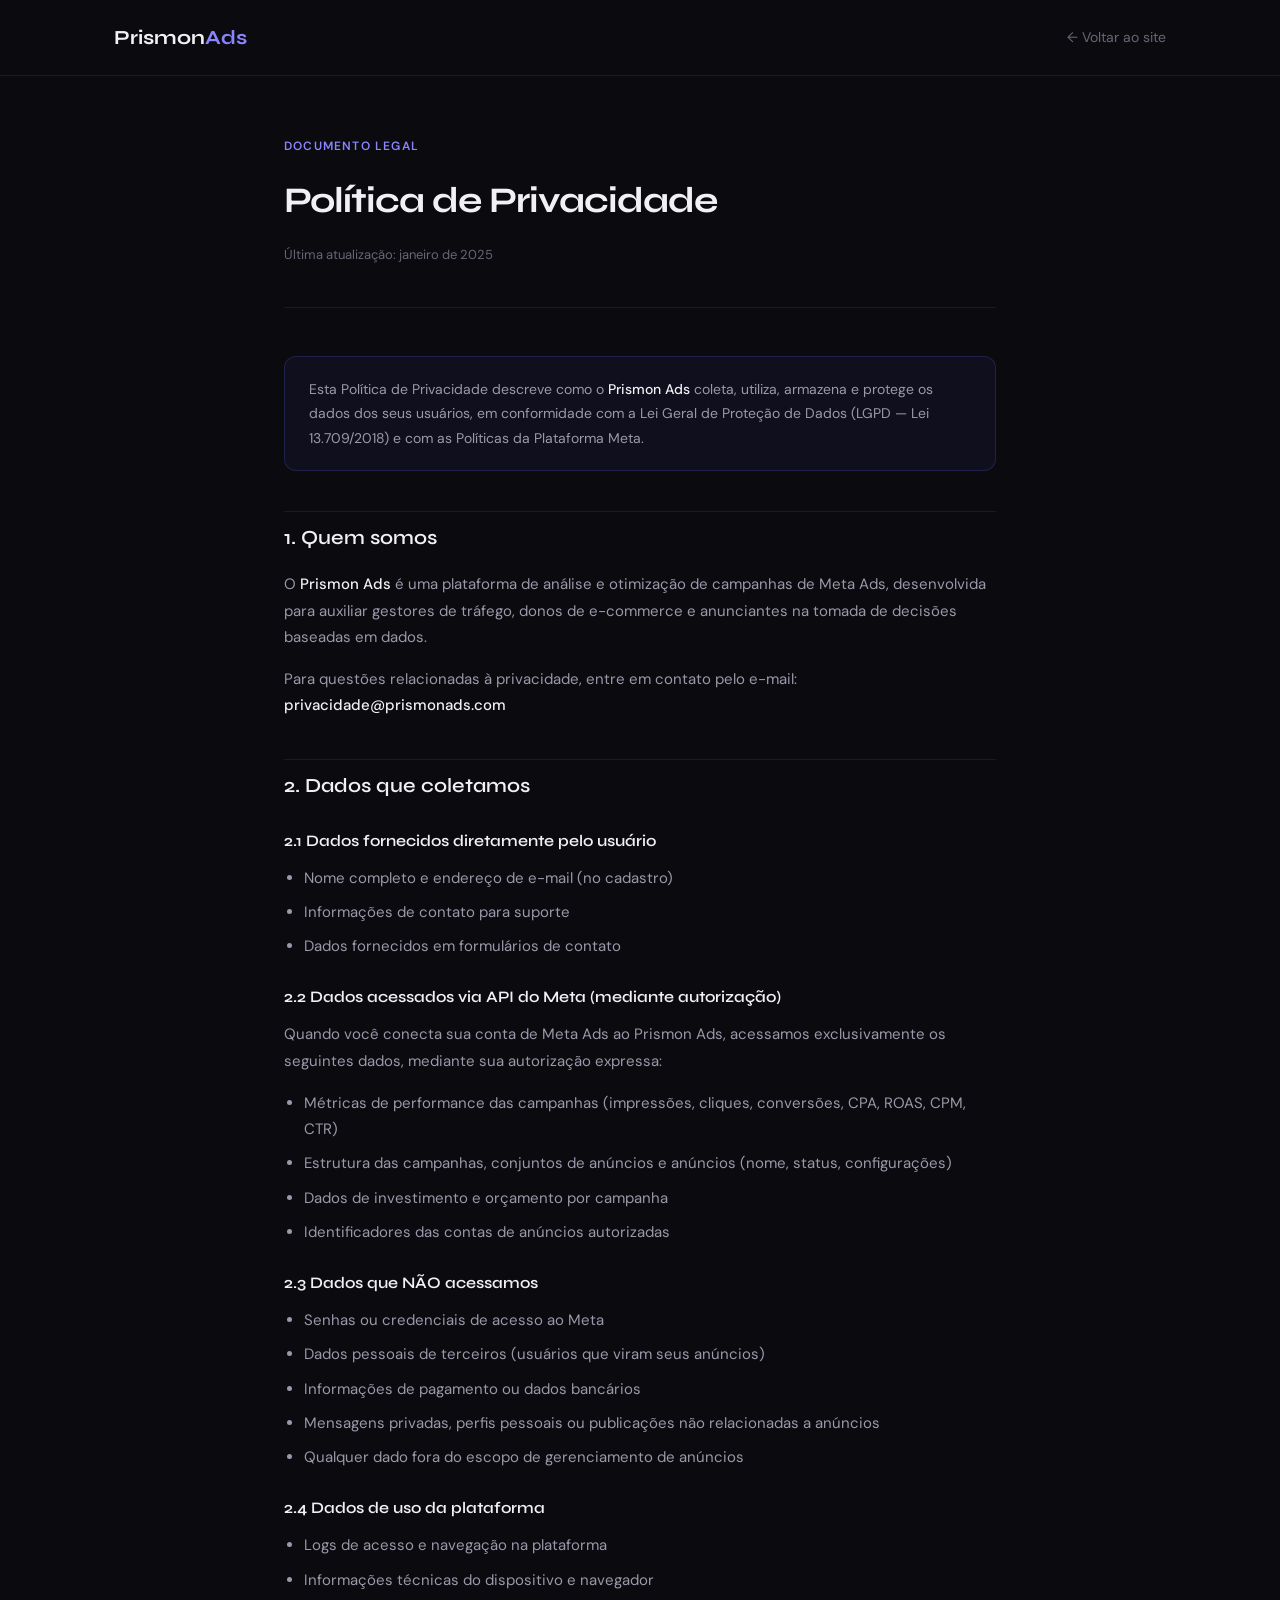
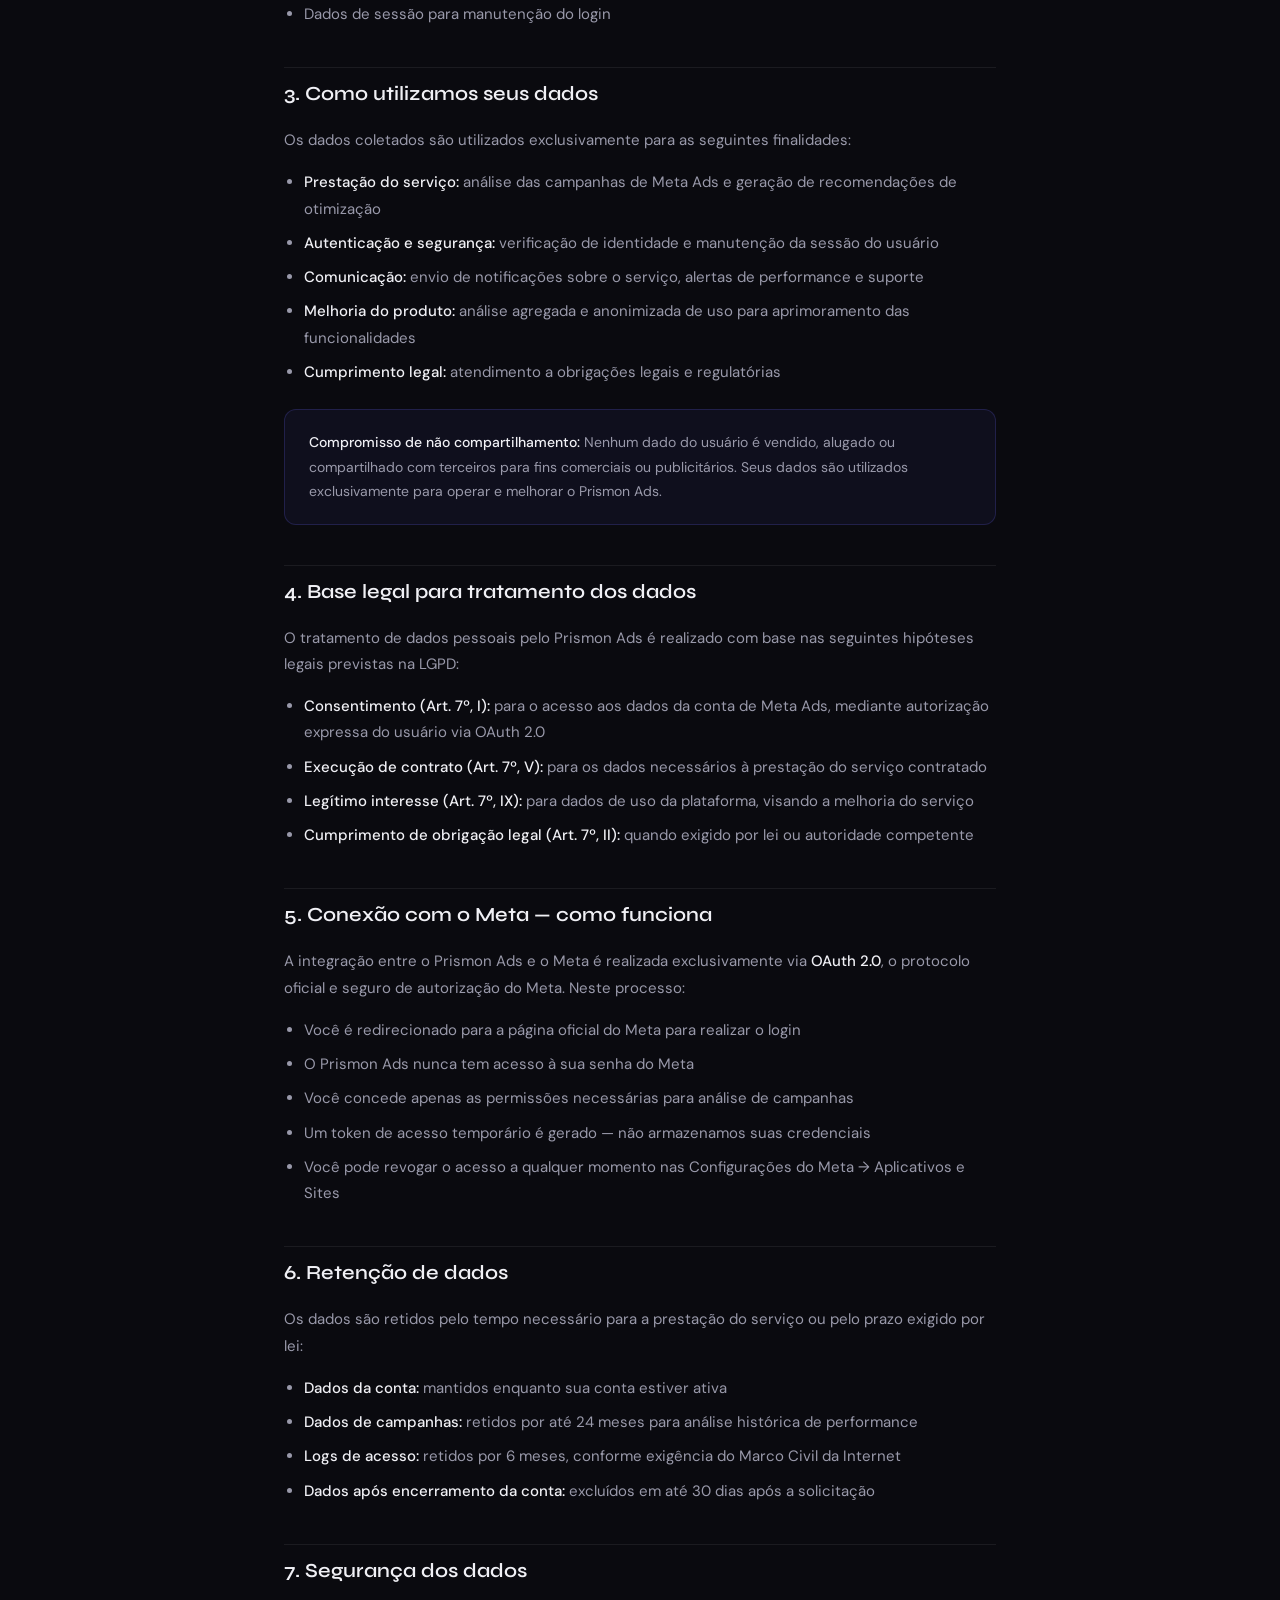
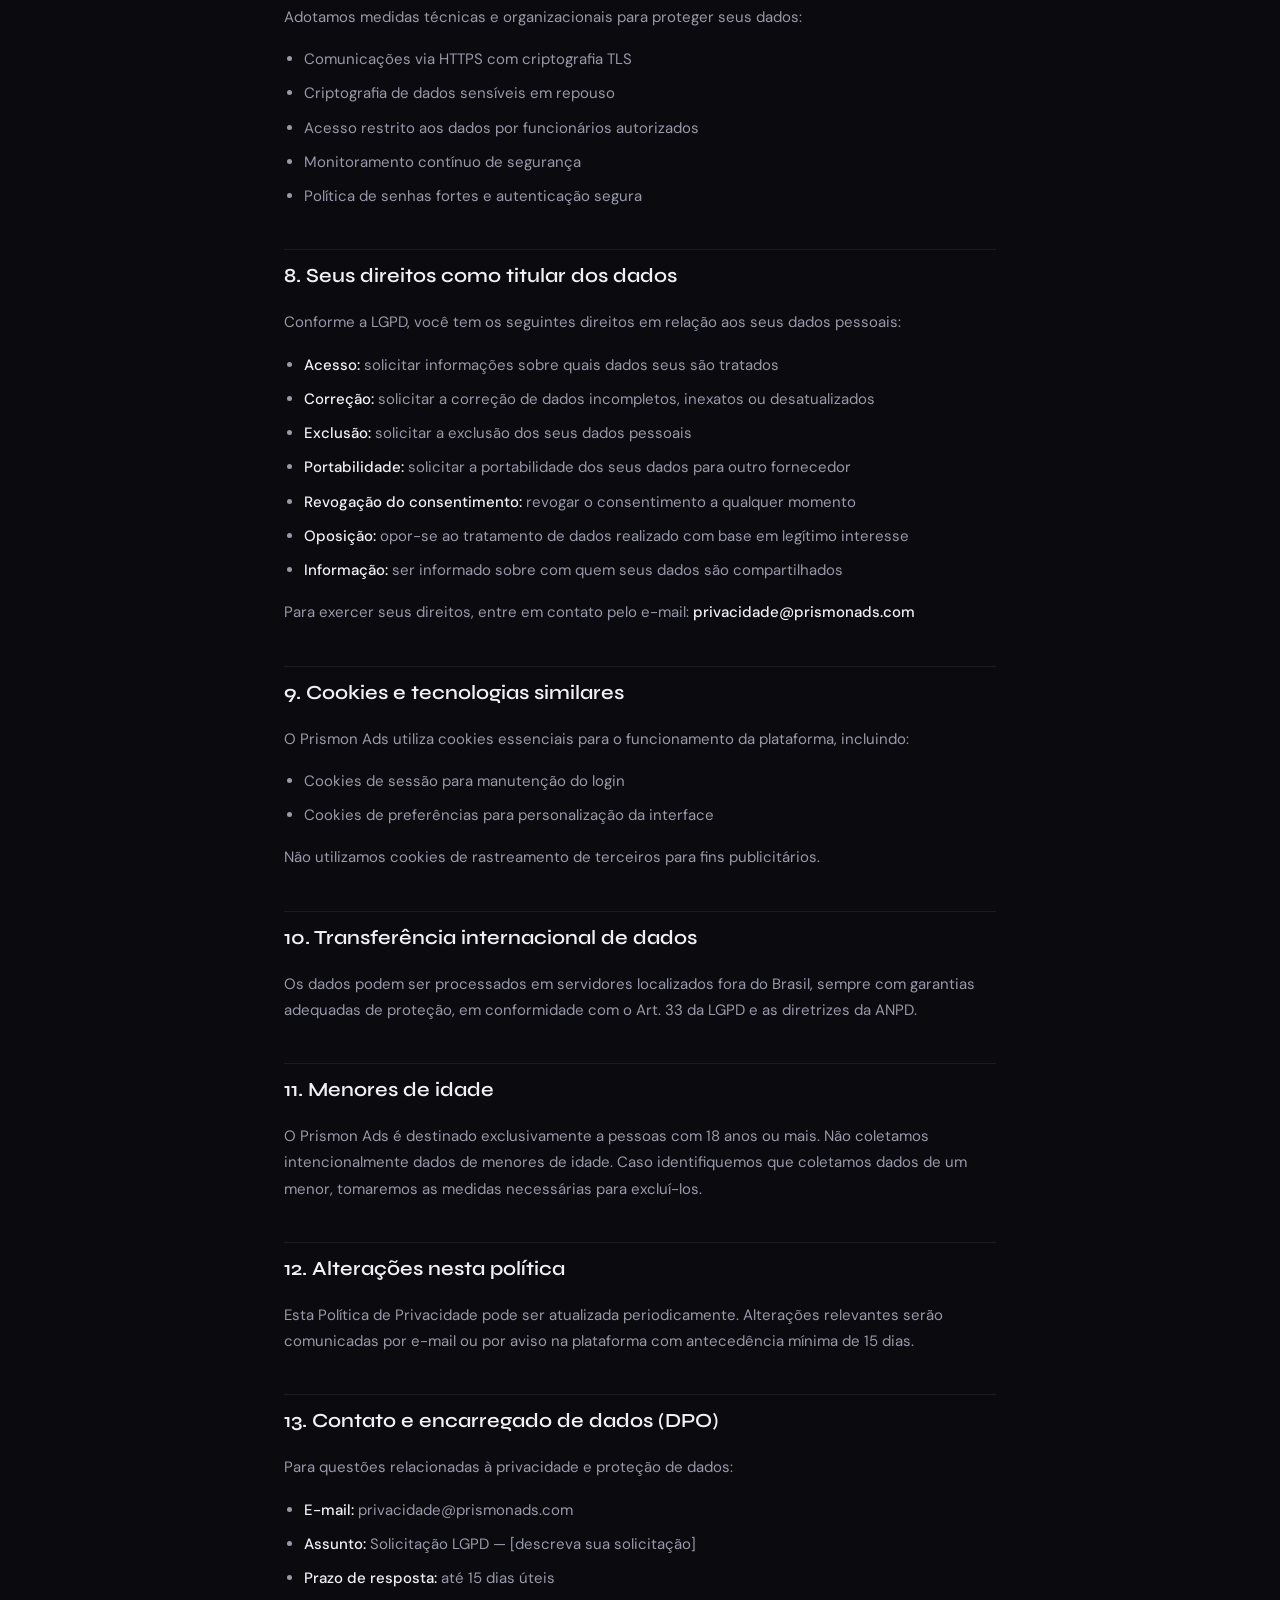
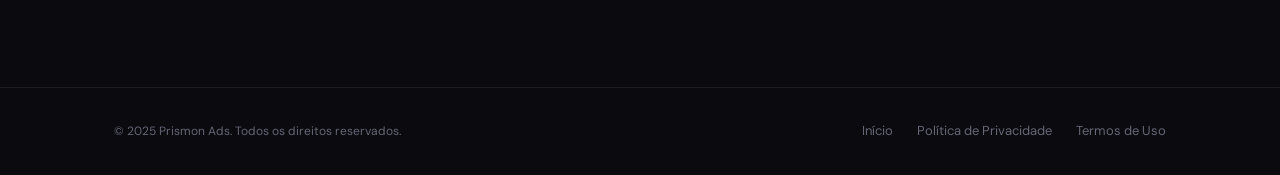
<file: privacy.html>
<!DOCTYPE html>
<html lang="pt-BR">
<head>
  <meta charset="UTF-8" />
  <meta name="viewport" content="width=device-width, initial-scale=1.0" />
  <title>Política de Privacidade — Prismon Ads</title>
  <link rel="preconnect" href="https://fonts.googleapis.com" />
  <link href="https://fonts.googleapis.com/css2?family=Syne:wght@400;600;700&family=DM+Sans:opsz,wght@9..40,300;9..40,400;9..40,500&display=swap" rel="stylesheet" />
  <style>
    :root {
      --c-bg: #0a0a0f;
      --c-surface: #111118;
      --c-border: rgba(255,255,255,0.07);
      --c-text: #f0f0f5;
      --c-text-2: #9999aa;
      --c-text-3: #666677;
      --c-accent: #6c63ff;
      --c-accent-2: #8b84ff;
      --font-display: 'Syne', sans-serif;
      --font-body: 'DM Sans', sans-serif;
    }
    *, *::before, *::after { box-sizing: border-box; margin: 0; padding: 0; }
    body { background: var(--c-bg); color: var(--c-text); font-family: var(--font-body); font-size: 16px; line-height: 1.75; -webkit-font-smoothing: antialiased; }
    nav { padding: 20px 0; border-bottom: 1px solid var(--c-border); }
    .container { max-width: 760px; margin: 0 auto; padding: 0 24px; }
    .nav-inner { display: flex; align-items: center; justify-content: space-between; }
    .nav-logo { font-family: var(--font-display); font-size: 20px; font-weight: 700; color: var(--c-text); text-decoration: none; }
    .nav-logo span { color: var(--c-accent-2); }
    .back-link { font-size: 14px; color: var(--c-text-3); text-decoration: none; transition: color 0.2s; }
    .back-link:hover { color: var(--c-text-2); }
    .doc-header { padding: 60px 0 40px; border-bottom: 1px solid var(--c-border); margin-bottom: 48px; }
    .doc-label { font-size: 12px; font-weight: 600; letter-spacing: 0.1em; text-transform: uppercase; color: var(--c-accent-2); margin-bottom: 12px; }
    h1 { font-family: var(--font-display); font-size: 36px; font-weight: 700; letter-spacing: -1px; color: var(--c-text); margin-bottom: 12px; }
    .doc-date { font-size: 13px; color: var(--c-text-3); }
    .doc-body { padding-bottom: 80px; }
    h2 { font-family: var(--font-display); font-size: 20px; font-weight: 600; color: var(--c-text); margin: 40px 0 16px; padding-top: 8px; border-top: 1px solid var(--c-border); }
    h3 { font-family: var(--font-display); font-size: 16px; font-weight: 600; color: var(--c-text); margin: 24px 0 10px; }
    p { color: var(--c-text-2); margin-bottom: 16px; font-size: 15px; }
    ul, ol { color: var(--c-text-2); padding-left: 20px; margin-bottom: 16px; }
    li { margin-bottom: 8px; font-size: 15px; }
    strong { color: var(--c-text); font-weight: 500; }
    .notice { background: rgba(108,99,255,0.06); border: 1px solid rgba(108,99,255,0.2); border-radius: 12px; padding: 20px 24px; margin: 24px 0; font-size: 14px; color: var(--c-text-2); }
    footer { border-top: 1px solid var(--c-border); padding: 32px 0; }
    .footer-links { display: flex; gap: 24px; font-size: 13px; }
    .footer-links a { color: var(--c-text-3); text-decoration: none; transition: color 0.2s; }
    .footer-links a:hover { color: var(--c-text-2); }
  </style>
</head>
<body>

<nav>
  <div class="container" style="max-width:1100px;">
    <div class="nav-inner">
      <a href="index.html" class="nav-logo">Prismon<span>Ads</span></a>
      <a href="index.html" class="back-link">← Voltar ao site</a>
    </div>
  </div>
</nav>

<div class="container">
  <div class="doc-header">
    <div class="doc-label">Documento legal</div>
    <h1>Política de Privacidade</h1>
    <div class="doc-date">Última atualização: janeiro de 2025</div>
  </div>

  <div class="doc-body">

    <div class="notice">
      Esta Política de Privacidade descreve como o <strong>Prismon Ads</strong> coleta, utiliza, armazena e protege os dados dos seus usuários, em conformidade com a Lei Geral de Proteção de Dados (LGPD — Lei 13.709/2018) e com as Políticas da Plataforma Meta.
    </div>

    <h2>1. Quem somos</h2>
    <p>O <strong>Prismon Ads</strong> é uma plataforma de análise e otimização de campanhas de Meta Ads, desenvolvida para auxiliar gestores de tráfego, donos de e-commerce e anunciantes na tomada de decisões baseadas em dados.</p>
    <p>Para questões relacionadas à privacidade, entre em contato pelo e-mail: <strong>privacidade@prismonads.com</strong></p>

    <h2>2. Dados que coletamos</h2>

    <h3>2.1 Dados fornecidos diretamente pelo usuário</h3>
    <ul>
      <li>Nome completo e endereço de e-mail (no cadastro)</li>
      <li>Informações de contato para suporte</li>
      <li>Dados fornecidos em formulários de contato</li>
    </ul>

    <h3>2.2 Dados acessados via API do Meta (mediante autorização)</h3>
    <p>Quando você conecta sua conta de Meta Ads ao Prismon Ads, acessamos exclusivamente os seguintes dados, mediante sua autorização expressa:</p>
    <ul>
      <li>Métricas de performance das campanhas (impressões, cliques, conversões, CPA, ROAS, CPM, CTR)</li>
      <li>Estrutura das campanhas, conjuntos de anúncios e anúncios (nome, status, configurações)</li>
      <li>Dados de investimento e orçamento por campanha</li>
      <li>Identificadores das contas de anúncios autorizadas</li>
    </ul>

    <h3>2.3 Dados que NÃO acessamos</h3>
    <ul>
      <li>Senhas ou credenciais de acesso ao Meta</li>
      <li>Dados pessoais de terceiros (usuários que viram seus anúncios)</li>
      <li>Informações de pagamento ou dados bancários</li>
      <li>Mensagens privadas, perfis pessoais ou publicações não relacionadas a anúncios</li>
      <li>Qualquer dado fora do escopo de gerenciamento de anúncios</li>
    </ul>

    <h3>2.4 Dados de uso da plataforma</h3>
    <ul>
      <li>Logs de acesso e navegação na plataforma</li>
      <li>Informações técnicas do dispositivo e navegador</li>
      <li>Dados de sessão para manutenção do login</li>
    </ul>

    <h2>3. Como utilizamos seus dados</h2>
    <p>Os dados coletados são utilizados exclusivamente para as seguintes finalidades:</p>
    <ul>
      <li><strong>Prestação do serviço:</strong> análise das campanhas de Meta Ads e geração de recomendações de otimização</li>
      <li><strong>Autenticação e segurança:</strong> verificação de identidade e manutenção da sessão do usuário</li>
      <li><strong>Comunicação:</strong> envio de notificações sobre o serviço, alertas de performance e suporte</li>
      <li><strong>Melhoria do produto:</strong> análise agregada e anonimizada de uso para aprimoramento das funcionalidades</li>
      <li><strong>Cumprimento legal:</strong> atendimento a obrigações legais e regulatórias</li>
    </ul>

    <div class="notice">
      <strong>Compromisso de não compartilhamento:</strong> Nenhum dado do usuário é vendido, alugado ou compartilhado com terceiros para fins comerciais ou publicitários. Seus dados são utilizados exclusivamente para operar e melhorar o Prismon Ads.
    </div>

    <h2>4. Base legal para tratamento dos dados</h2>
    <p>O tratamento de dados pessoais pelo Prismon Ads é realizado com base nas seguintes hipóteses legais previstas na LGPD:</p>
    <ul>
      <li><strong>Consentimento (Art. 7º, I):</strong> para o acesso aos dados da conta de Meta Ads, mediante autorização expressa do usuário via OAuth 2.0</li>
      <li><strong>Execução de contrato (Art. 7º, V):</strong> para os dados necessários à prestação do serviço contratado</li>
      <li><strong>Legítimo interesse (Art. 7º, IX):</strong> para dados de uso da plataforma, visando a melhoria do serviço</li>
      <li><strong>Cumprimento de obrigação legal (Art. 7º, II):</strong> quando exigido por lei ou autoridade competente</li>
    </ul>

    <h2>5. Conexão com o Meta — como funciona</h2>
    <p>A integração entre o Prismon Ads e o Meta é realizada exclusivamente via <strong>OAuth 2.0</strong>, o protocolo oficial e seguro de autorização do Meta. Neste processo:</p>
    <ul>
      <li>Você é redirecionado para a página oficial do Meta para realizar o login</li>
      <li>O Prismon Ads nunca tem acesso à sua senha do Meta</li>
      <li>Você concede apenas as permissões necessárias para análise de campanhas</li>
      <li>Um token de acesso temporário é gerado — não armazenamos suas credenciais</li>
      <li>Você pode revogar o acesso a qualquer momento nas Configurações do Meta → Aplicativos e Sites</li>
    </ul>

    <h2>6. Retenção de dados</h2>
    <p>Os dados são retidos pelo tempo necessário para a prestação do serviço ou pelo prazo exigido por lei:</p>
    <ul>
      <li><strong>Dados da conta:</strong> mantidos enquanto sua conta estiver ativa</li>
      <li><strong>Dados de campanhas:</strong> retidos por até 24 meses para análise histórica de performance</li>
      <li><strong>Logs de acesso:</strong> retidos por 6 meses, conforme exigência do Marco Civil da Internet</li>
      <li><strong>Dados após encerramento da conta:</strong> excluídos em até 30 dias após a solicitação</li>
    </ul>

    <h2>7. Segurança dos dados</h2>
    <p>Adotamos medidas técnicas e organizacionais para proteger seus dados:</p>
    <ul>
      <li>Comunicações via HTTPS com criptografia TLS</li>
      <li>Criptografia de dados sensíveis em repouso</li>
      <li>Acesso restrito aos dados por funcionários autorizados</li>
      <li>Monitoramento contínuo de segurança</li>
      <li>Política de senhas fortes e autenticação segura</li>
    </ul>

    <h2>8. Seus direitos como titular dos dados</h2>
    <p>Conforme a LGPD, você tem os seguintes direitos em relação aos seus dados pessoais:</p>
    <ul>
      <li><strong>Acesso:</strong> solicitar informações sobre quais dados seus são tratados</li>
      <li><strong>Correção:</strong> solicitar a correção de dados incompletos, inexatos ou desatualizados</li>
      <li><strong>Exclusão:</strong> solicitar a exclusão dos seus dados pessoais</li>
      <li><strong>Portabilidade:</strong> solicitar a portabilidade dos seus dados para outro fornecedor</li>
      <li><strong>Revogação do consentimento:</strong> revogar o consentimento a qualquer momento</li>
      <li><strong>Oposição:</strong> opor-se ao tratamento de dados realizado com base em legítimo interesse</li>
      <li><strong>Informação:</strong> ser informado sobre com quem seus dados são compartilhados</li>
    </ul>
    <p>Para exercer seus direitos, entre em contato pelo e-mail: <strong>privacidade@prismonads.com</strong></p>

    <h2>9. Cookies e tecnologias similares</h2>
    <p>O Prismon Ads utiliza cookies essenciais para o funcionamento da plataforma, incluindo:</p>
    <ul>
      <li>Cookies de sessão para manutenção do login</li>
      <li>Cookies de preferências para personalização da interface</li>
    </ul>
    <p>Não utilizamos cookies de rastreamento de terceiros para fins publicitários.</p>

    <h2>10. Transferência internacional de dados</h2>
    <p>Os dados podem ser processados em servidores localizados fora do Brasil, sempre com garantias adequadas de proteção, em conformidade com o Art. 33 da LGPD e as diretrizes da ANPD.</p>

    <h2>11. Menores de idade</h2>
    <p>O Prismon Ads é destinado exclusivamente a pessoas com 18 anos ou mais. Não coletamos intencionalmente dados de menores de idade. Caso identifiquemos que coletamos dados de um menor, tomaremos as medidas necessárias para excluí-los.</p>

    <h2>12. Alterações nesta política</h2>
    <p>Esta Política de Privacidade pode ser atualizada periodicamente. Alterações relevantes serão comunicadas por e-mail ou por aviso na plataforma com antecedência mínima de 15 dias.</p>

    <h2>13. Contato e encarregado de dados (DPO)</h2>
    <p>Para questões relacionadas à privacidade e proteção de dados:</p>
    <ul>
      <li><strong>E-mail:</strong> privacidade@prismonads.com</li>
      <li><strong>Assunto:</strong> Solicitação LGPD — [descreva sua solicitação]</li>
      <li><strong>Prazo de resposta:</strong> até 15 dias úteis</li>
    </ul>

  </div>
</div>

<footer>
  <div class="container" style="max-width:1100px;">
    <div style="display:flex; justify-content:space-between; align-items:center; flex-wrap:wrap; gap:16px;">
      <span style="font-size:12px; color:var(--c-text-3);">© 2025 Prismon Ads. Todos os direitos reservados.</span>
      <div class="footer-links">
        <a href="index.html">Início</a>
        <a href="privacy.html">Política de Privacidade</a>
        <a href="terms.html">Termos de Uso</a>
      </div>
    </div>
  </div>
</footer>

</body>
</html>
</file>
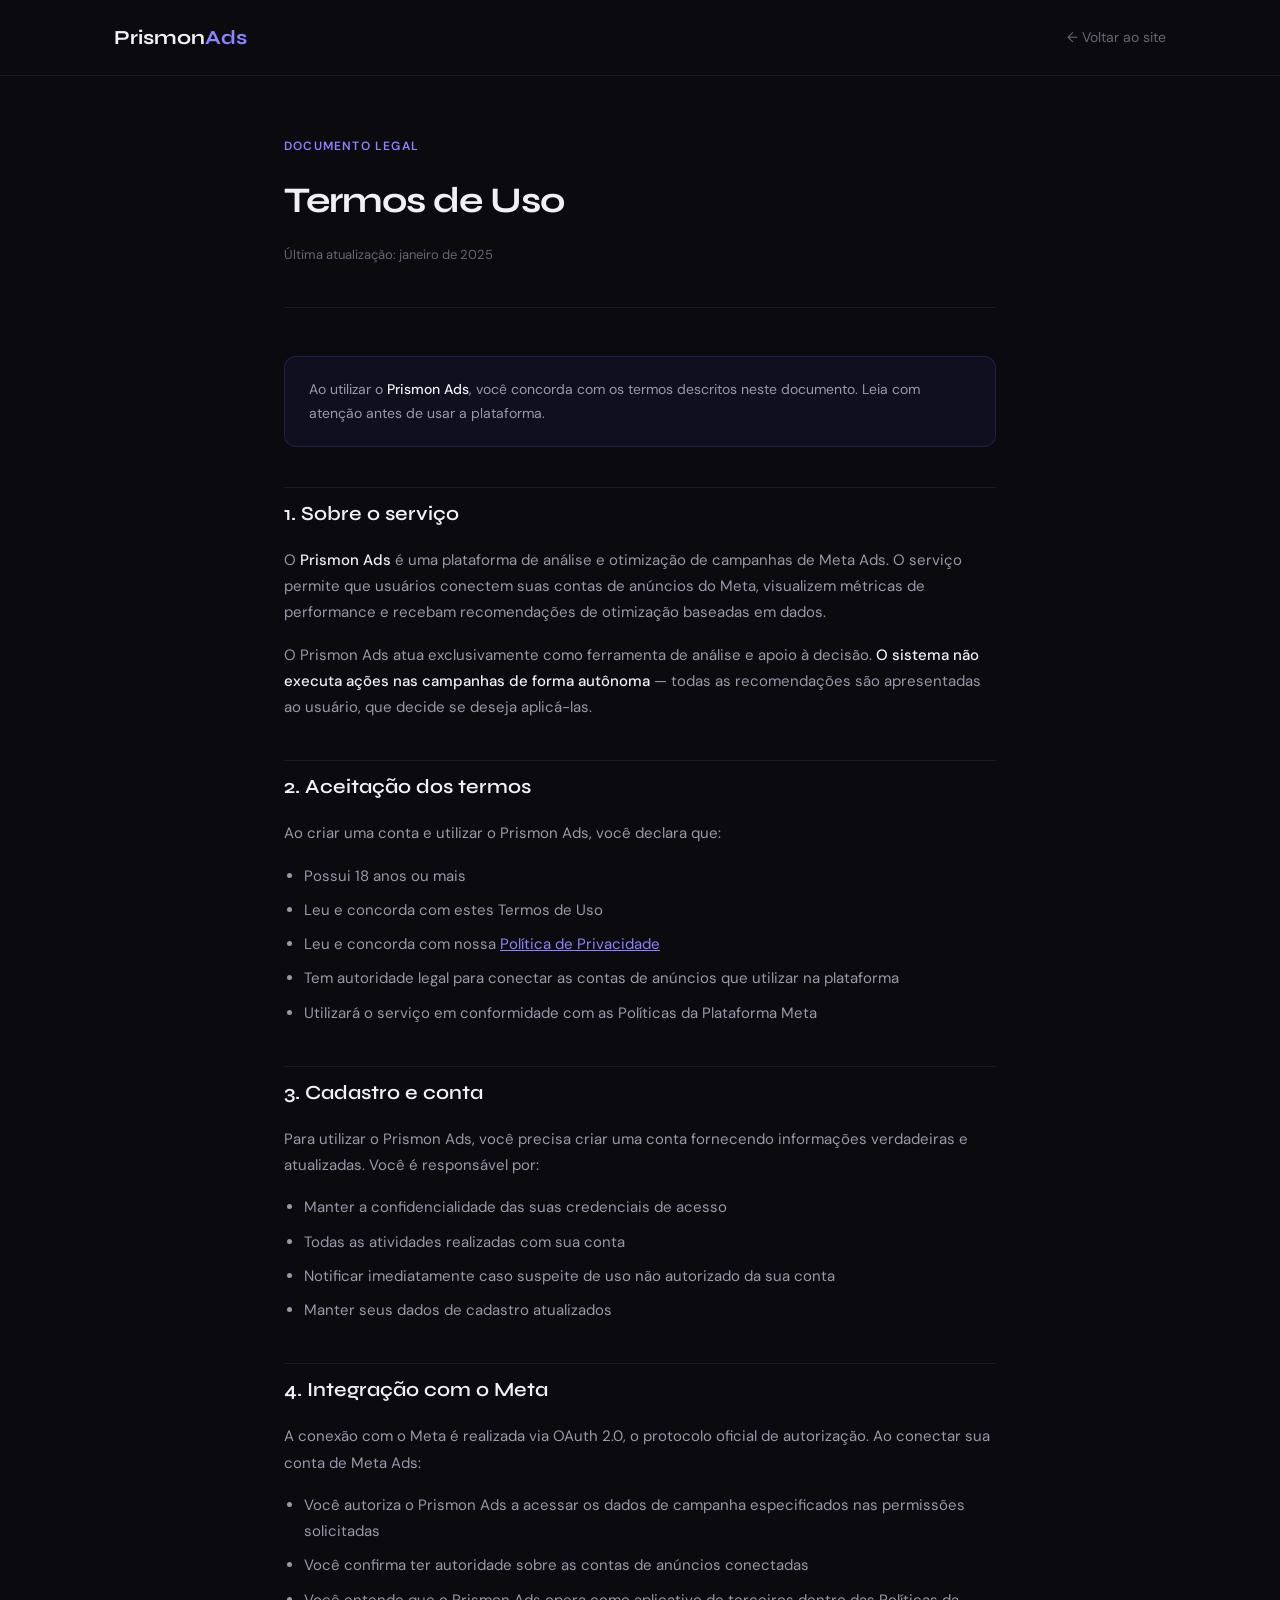
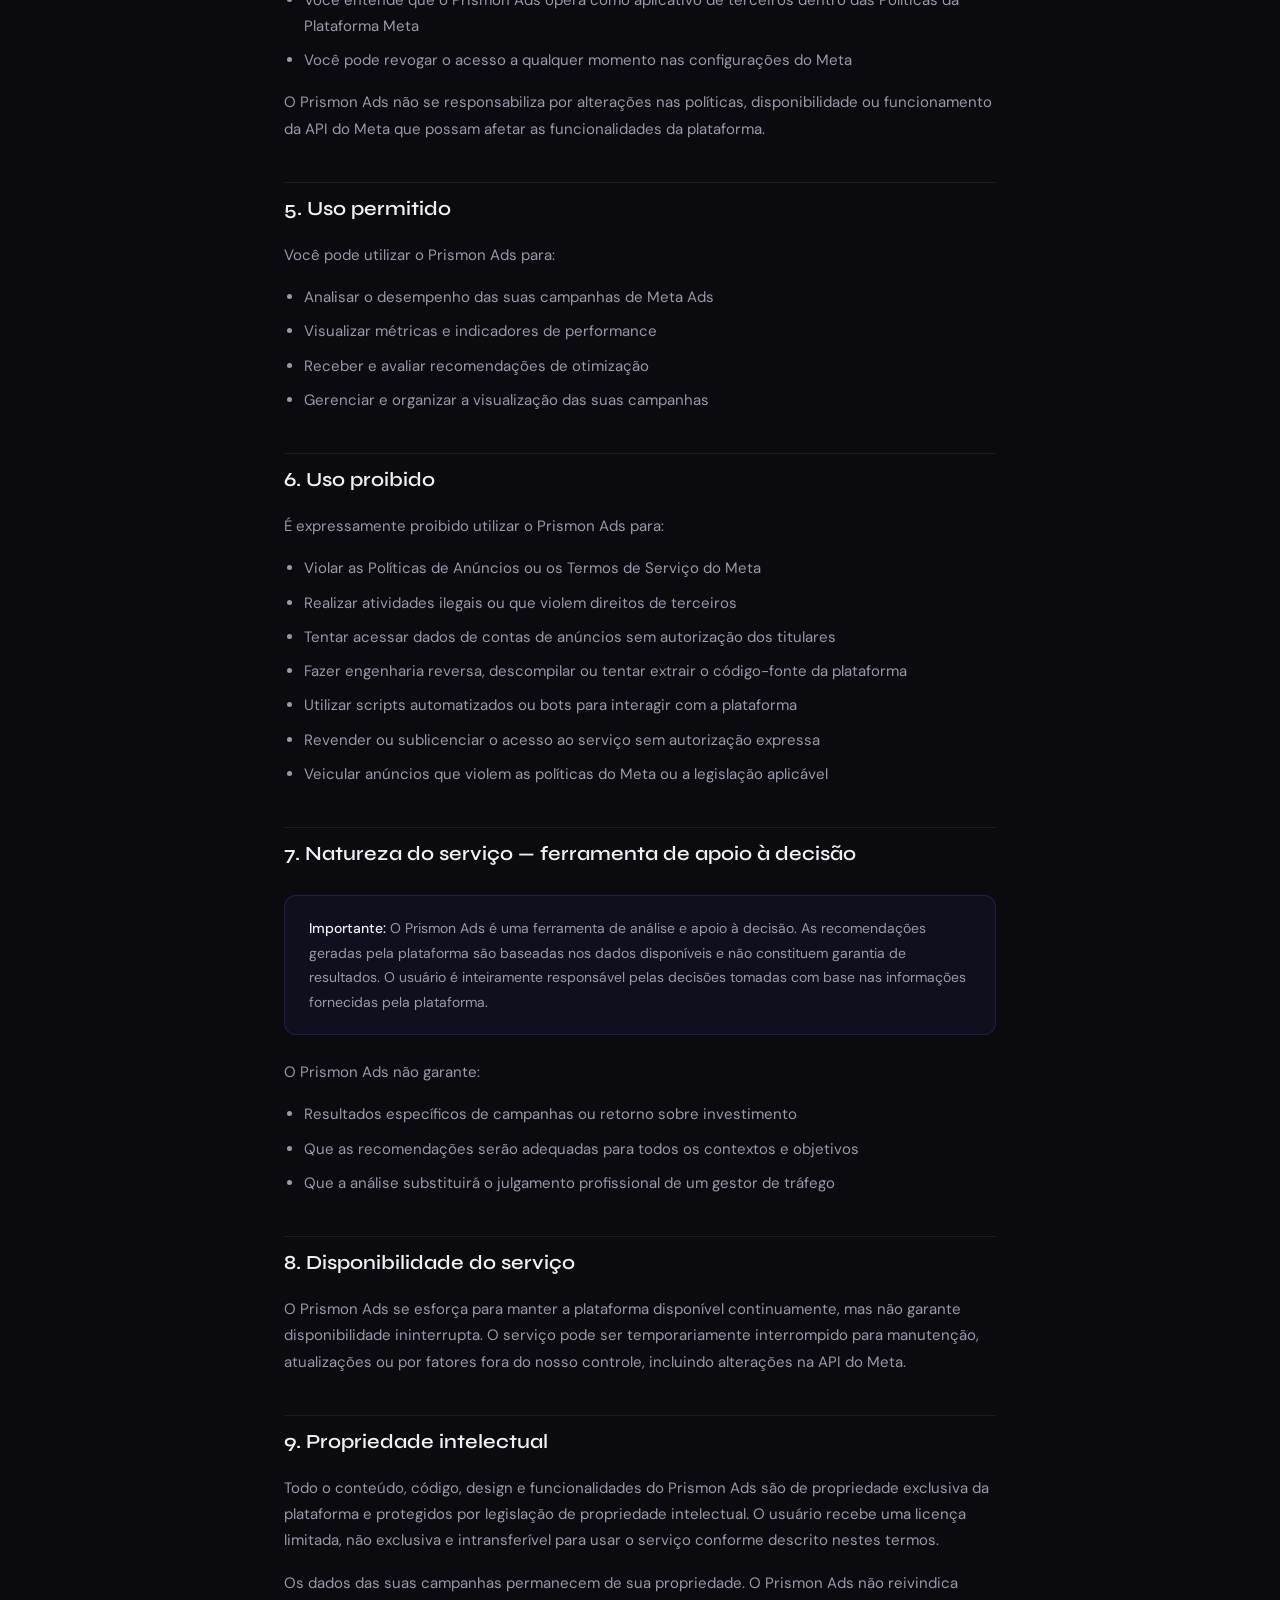
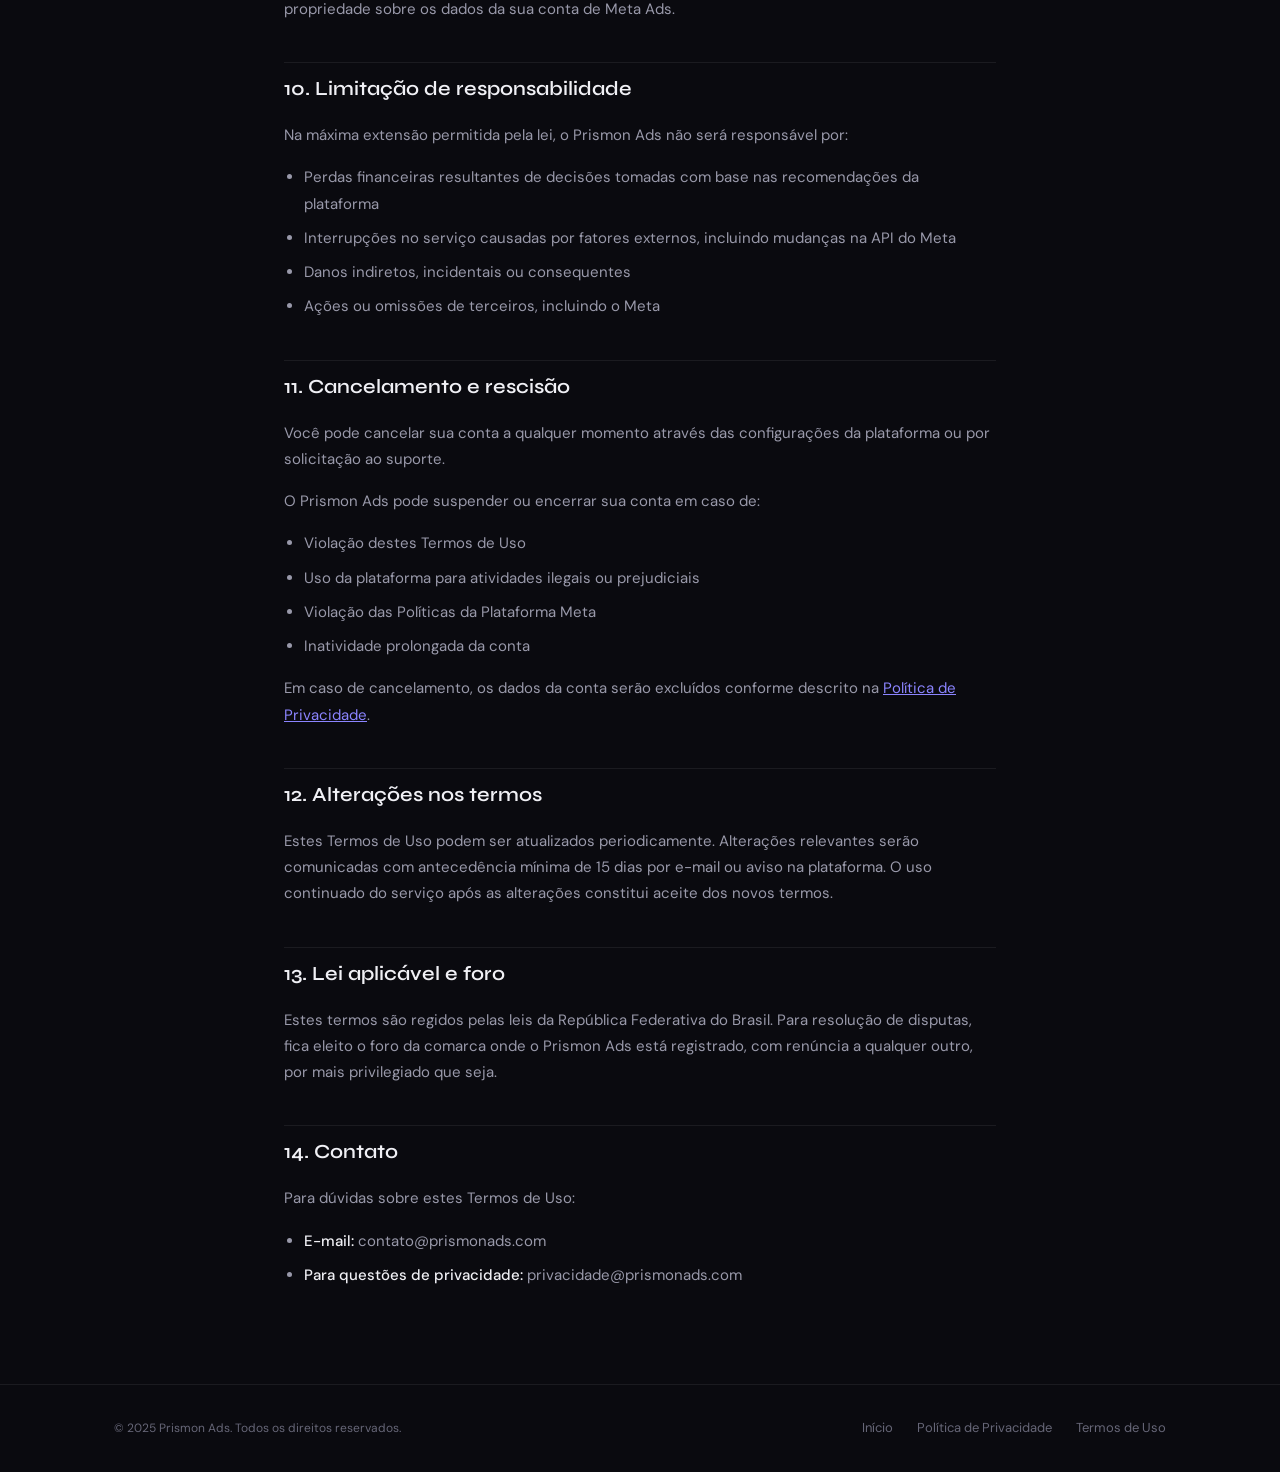
<file: terms.html>
<!DOCTYPE html>
<html lang="pt-BR">
<head>
  <meta charset="UTF-8" />
  <meta name="viewport" content="width=device-width, initial-scale=1.0" />
  <title>Termos de Uso — Prismon Ads</title>
  <link rel="preconnect" href="https://fonts.googleapis.com" />
  <link href="https://fonts.googleapis.com/css2?family=Syne:wght@400;600;700&family=DM+Sans:opsz,wght@9..40,300;9..40,400;9..40,500&display=swap" rel="stylesheet" />
  <style>
    :root {
      --c-bg: #0a0a0f;
      --c-surface: #111118;
      --c-border: rgba(255,255,255,0.07);
      --c-text: #f0f0f5;
      --c-text-2: #9999aa;
      --c-text-3: #666677;
      --c-accent: #6c63ff;
      --c-accent-2: #8b84ff;
      --font-display: 'Syne', sans-serif;
      --font-body: 'DM Sans', sans-serif;
    }
    *, *::before, *::after { box-sizing: border-box; margin: 0; padding: 0; }
    body { background: var(--c-bg); color: var(--c-text); font-family: var(--font-body); font-size: 16px; line-height: 1.75; -webkit-font-smoothing: antialiased; }
    nav { padding: 20px 0; border-bottom: 1px solid var(--c-border); }
    .container { max-width: 760px; margin: 0 auto; padding: 0 24px; }
    .nav-inner { display: flex; align-items: center; justify-content: space-between; }
    .nav-logo { font-family: var(--font-display); font-size: 20px; font-weight: 700; color: var(--c-text); text-decoration: none; }
    .nav-logo span { color: var(--c-accent-2); }
    .back-link { font-size: 14px; color: var(--c-text-3); text-decoration: none; transition: color 0.2s; }
    .back-link:hover { color: var(--c-text-2); }
    .doc-header { padding: 60px 0 40px; border-bottom: 1px solid var(--c-border); margin-bottom: 48px; }
    .doc-label { font-size: 12px; font-weight: 600; letter-spacing: 0.1em; text-transform: uppercase; color: var(--c-accent-2); margin-bottom: 12px; }
    h1 { font-family: var(--font-display); font-size: 36px; font-weight: 700; letter-spacing: -1px; color: var(--c-text); margin-bottom: 12px; }
    .doc-date { font-size: 13px; color: var(--c-text-3); }
    .doc-body { padding-bottom: 80px; }
    h2 { font-family: var(--font-display); font-size: 20px; font-weight: 600; color: var(--c-text); margin: 40px 0 16px; padding-top: 8px; border-top: 1px solid var(--c-border); }
    h3 { font-family: var(--font-display); font-size: 16px; font-weight: 600; color: var(--c-text); margin: 24px 0 10px; }
    p { color: var(--c-text-2); margin-bottom: 16px; font-size: 15px; }
    ul, ol { color: var(--c-text-2); padding-left: 20px; margin-bottom: 16px; }
    li { margin-bottom: 8px; font-size: 15px; }
    strong { color: var(--c-text); font-weight: 500; }
    .notice { background: rgba(108,99,255,0.06); border: 1px solid rgba(108,99,255,0.2); border-radius: 12px; padding: 20px 24px; margin: 24px 0; font-size: 14px; color: var(--c-text-2); }
    footer { border-top: 1px solid var(--c-border); padding: 32px 0; }
    .footer-links { display: flex; gap: 24px; font-size: 13px; }
    .footer-links a { color: var(--c-text-3); text-decoration: none; transition: color 0.2s; }
    .footer-links a:hover { color: var(--c-text-2); }
  </style>
</head>
<body>

<nav>
  <div class="container" style="max-width:1100px;">
    <div class="nav-inner">
      <a href="index.html" class="nav-logo">Prismon<span>Ads</span></a>
      <a href="index.html" class="back-link">← Voltar ao site</a>
    </div>
  </div>
</nav>

<div class="container">
  <div class="doc-header">
    <div class="doc-label">Documento legal</div>
    <h1>Termos de Uso</h1>
    <div class="doc-date">Última atualização: janeiro de 2025</div>
  </div>

  <div class="doc-body">

    <div class="notice">
      Ao utilizar o <strong>Prismon Ads</strong>, você concorda com os termos descritos neste documento. Leia com atenção antes de usar a plataforma.
    </div>

    <h2>1. Sobre o serviço</h2>
    <p>O <strong>Prismon Ads</strong> é uma plataforma de análise e otimização de campanhas de Meta Ads. O serviço permite que usuários conectem suas contas de anúncios do Meta, visualizem métricas de performance e recebam recomendações de otimização baseadas em dados.</p>
    <p>O Prismon Ads atua exclusivamente como ferramenta de análise e apoio à decisão. <strong>O sistema não executa ações nas campanhas de forma autônoma</strong> — todas as recomendações são apresentadas ao usuário, que decide se deseja aplicá-las.</p>

    <h2>2. Aceitação dos termos</h2>
    <p>Ao criar uma conta e utilizar o Prismon Ads, você declara que:</p>
    <ul>
      <li>Possui 18 anos ou mais</li>
      <li>Leu e concorda com estes Termos de Uso</li>
      <li>Leu e concorda com nossa <a href="privacy.html" style="color:var(--c-accent-2);">Política de Privacidade</a></li>
      <li>Tem autoridade legal para conectar as contas de anúncios que utilizar na plataforma</li>
      <li>Utilizará o serviço em conformidade com as Políticas da Plataforma Meta</li>
    </ul>

    <h2>3. Cadastro e conta</h2>
    <p>Para utilizar o Prismon Ads, você precisa criar uma conta fornecendo informações verdadeiras e atualizadas. Você é responsável por:</p>
    <ul>
      <li>Manter a confidencialidade das suas credenciais de acesso</li>
      <li>Todas as atividades realizadas com sua conta</li>
      <li>Notificar imediatamente caso suspeite de uso não autorizado da sua conta</li>
      <li>Manter seus dados de cadastro atualizados</li>
    </ul>

    <h2>4. Integração com o Meta</h2>
    <p>A conexão com o Meta é realizada via OAuth 2.0, o protocolo oficial de autorização. Ao conectar sua conta de Meta Ads:</p>
    <ul>
      <li>Você autoriza o Prismon Ads a acessar os dados de campanha especificados nas permissões solicitadas</li>
      <li>Você confirma ter autoridade sobre as contas de anúncios conectadas</li>
      <li>Você entende que o Prismon Ads opera como aplicativo de terceiros dentro das Políticas da Plataforma Meta</li>
      <li>Você pode revogar o acesso a qualquer momento nas configurações do Meta</li>
    </ul>
    <p>O Prismon Ads não se responsabiliza por alterações nas políticas, disponibilidade ou funcionamento da API do Meta que possam afetar as funcionalidades da plataforma.</p>

    <h2>5. Uso permitido</h2>
    <p>Você pode utilizar o Prismon Ads para:</p>
    <ul>
      <li>Analisar o desempenho das suas campanhas de Meta Ads</li>
      <li>Visualizar métricas e indicadores de performance</li>
      <li>Receber e avaliar recomendações de otimização</li>
      <li>Gerenciar e organizar a visualização das suas campanhas</li>
    </ul>

    <h2>6. Uso proibido</h2>
    <p>É expressamente proibido utilizar o Prismon Ads para:</p>
    <ul>
      <li>Violar as Políticas de Anúncios ou os Termos de Serviço do Meta</li>
      <li>Realizar atividades ilegais ou que violem direitos de terceiros</li>
      <li>Tentar acessar dados de contas de anúncios sem autorização dos titulares</li>
      <li>Fazer engenharia reversa, descompilar ou tentar extrair o código-fonte da plataforma</li>
      <li>Utilizar scripts automatizados ou bots para interagir com a plataforma</li>
      <li>Revender ou sublicenciar o acesso ao serviço sem autorização expressa</li>
      <li>Veicular anúncios que violem as políticas do Meta ou a legislação aplicável</li>
    </ul>

    <h2>7. Natureza do serviço — ferramenta de apoio à decisão</h2>
    <div class="notice">
      <strong>Importante:</strong> O Prismon Ads é uma ferramenta de análise e apoio à decisão. As recomendações geradas pela plataforma são baseadas nos dados disponíveis e não constituem garantia de resultados. O usuário é inteiramente responsável pelas decisões tomadas com base nas informações fornecidas pela plataforma.
    </div>
    <p>O Prismon Ads não garante:</p>
    <ul>
      <li>Resultados específicos de campanhas ou retorno sobre investimento</li>
      <li>Que as recomendações serão adequadas para todos os contextos e objetivos</li>
      <li>Que a análise substituirá o julgamento profissional de um gestor de tráfego</li>
    </ul>

    <h2>8. Disponibilidade do serviço</h2>
    <p>O Prismon Ads se esforça para manter a plataforma disponível continuamente, mas não garante disponibilidade ininterrupta. O serviço pode ser temporariamente interrompido para manutenção, atualizações ou por fatores fora do nosso controle, incluindo alterações na API do Meta.</p>

    <h2>9. Propriedade intelectual</h2>
    <p>Todo o conteúdo, código, design e funcionalidades do Prismon Ads são de propriedade exclusiva da plataforma e protegidos por legislação de propriedade intelectual. O usuário recebe uma licença limitada, não exclusiva e intransferível para usar o serviço conforme descrito nestes termos.</p>
    <p>Os dados das suas campanhas permanecem de sua propriedade. O Prismon Ads não reivindica propriedade sobre os dados da sua conta de Meta Ads.</p>

    <h2>10. Limitação de responsabilidade</h2>
    <p>Na máxima extensão permitida pela lei, o Prismon Ads não será responsável por:</p>
    <ul>
      <li>Perdas financeiras resultantes de decisões tomadas com base nas recomendações da plataforma</li>
      <li>Interrupções no serviço causadas por fatores externos, incluindo mudanças na API do Meta</li>
      <li>Danos indiretos, incidentais ou consequentes</li>
      <li>Ações ou omissões de terceiros, incluindo o Meta</li>
    </ul>

    <h2>11. Cancelamento e rescisão</h2>
    <p>Você pode cancelar sua conta a qualquer momento através das configurações da plataforma ou por solicitação ao suporte.</p>
    <p>O Prismon Ads pode suspender ou encerrar sua conta em caso de:</p>
    <ul>
      <li>Violação destes Termos de Uso</li>
      <li>Uso da plataforma para atividades ilegais ou prejudiciais</li>
      <li>Violação das Políticas da Plataforma Meta</li>
      <li>Inatividade prolongada da conta</li>
    </ul>
    <p>Em caso de cancelamento, os dados da conta serão excluídos conforme descrito na <a href="privacy.html" style="color:var(--c-accent-2);">Política de Privacidade</a>.</p>

    <h2>12. Alterações nos termos</h2>
    <p>Estes Termos de Uso podem ser atualizados periodicamente. Alterações relevantes serão comunicadas com antecedência mínima de 15 dias por e-mail ou aviso na plataforma. O uso continuado do serviço após as alterações constitui aceite dos novos termos.</p>

    <h2>13. Lei aplicável e foro</h2>
    <p>Estes termos são regidos pelas leis da República Federativa do Brasil. Para resolução de disputas, fica eleito o foro da comarca onde o Prismon Ads está registrado, com renúncia a qualquer outro, por mais privilegiado que seja.</p>

    <h2>14. Contato</h2>
    <p>Para dúvidas sobre estes Termos de Uso:</p>
    <ul>
      <li><strong>E-mail:</strong> contato@prismonads.com</li>
      <li><strong>Para questões de privacidade:</strong> privacidade@prismonads.com</li>
    </ul>

  </div>
</div>

<footer>
  <div class="container" style="max-width:1100px;">
    <div style="display:flex; justify-content:space-between; align-items:center; flex-wrap:wrap; gap:16px;">
      <span style="font-size:12px; color:var(--c-text-3);">© 2025 Prismon Ads. Todos os direitos reservados.</span>
      <div class="footer-links">
        <a href="index.html">Início</a>
        <a href="privacy.html">Política de Privacidade</a>
        <a href="terms.html">Termos de Uso</a>
      </div>
    </div>
  </div>
</footer>

</body>
</html>
</file>
